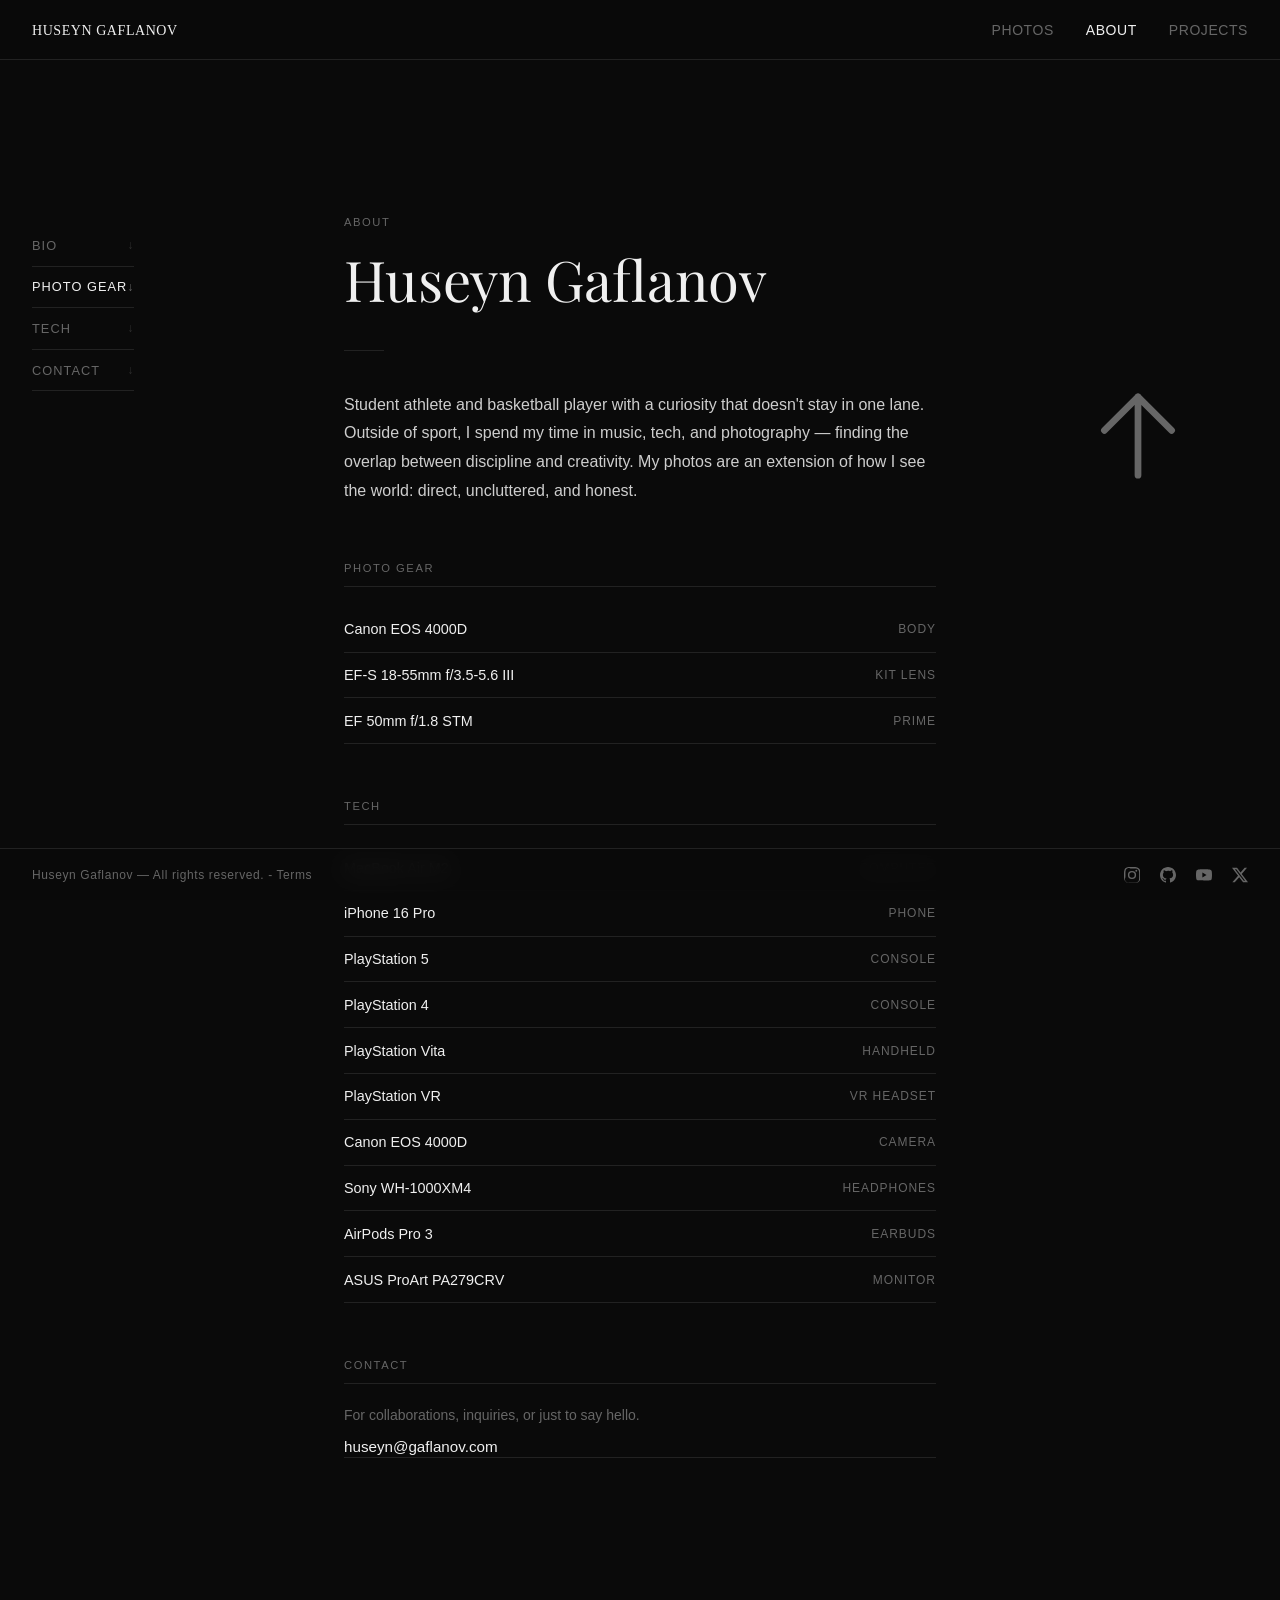
<file: about.html>
<!DOCTYPE html>
<html lang="en" dir="ltr">
  <head>
    <meta charset="utf-8">
    <meta name="viewport" content="width=device-width, initial-scale=1.0">
    <link rel="preconnect" href="https://fonts.googleapis.com">
    <link rel="preconnect" href="https://fonts.gstatic.com" crossorigin>
    <link href="https://fonts.googleapis.com/css2?family=Playfair+Display:ital,wght@0,400..900;1,400..900&display=swap" rel="stylesheet">
    <link rel="stylesheet" href="styles/style.css">
    <link rel="stylesheet" href="styles/toc.css">
    <link rel="icon" href="src/favicon.ico">
    <title>About — Huseyn Gaflanov</title>
    <style>
      .about-wrap {
        max-width: 640px;
        margin: 0 auto;
        padding-top: calc(var(--nav-h) + 4rem);
        padding-bottom: 6rem;
        padding-left: 1.5rem;
        padding-right: 1.5rem;
      }

      .about-label {
        font-size: 0.7rem;
        letter-spacing: 0.14em;
        text-transform: uppercase;
        color: var(--muted);
        margin-bottom: 1.25rem;
      }

      .about-name {
        font-family: "Playfair Display", serif;
        font-weight: 400;
        font-size: clamp(2rem, 6vw, 3.5rem);
        color: var(--text);
        line-height: 1.1;
        margin-bottom: 2.5rem;
      }

      .about-divider {
        width: 40px;
        height: 1px;
        background: var(--border);
        margin-bottom: 2.5rem;
      }

      .about-bio {
        font-size: 1rem;
        line-height: 1.8;
        color: var(--text);
        opacity: 0.85;
        margin-bottom: 3.5rem;
      }

      /* SECTION TITLE */
      .section-title {
        font-size: 0.7rem;
        letter-spacing: 0.14em;
        text-transform: uppercase;
        color: var(--muted);
        margin-bottom: 1.25rem;
        padding-bottom: 0.75rem;
        border-bottom: 1px solid var(--border);
      }

      /* GEAR */
      .gear-list {
        display: flex;
        flex-direction: column;
        gap: 0;
        margin-bottom: 3.5rem;
      }

      .gear-item {
        display: flex;
        justify-content: space-between;
        align-items: center;
        padding: 0.9rem 0;
        border-bottom: 1px solid var(--border);
      }

      .gear-item:first-child {
        border-top: none;
      }

      .gear-name {
        font-size: 0.9rem;
        color: var(--text);
      }

      .gear-type {
        font-size: 0.75rem;
        letter-spacing: 0.08em;
        text-transform: uppercase;
        color: var(--muted);
      }

      /* CONTACT */
      .contact-block {
        display: flex;
        flex-direction: column;
        gap: 0.5rem;
        margin-bottom: 3.5rem;
      }

      .contact-block p {
        font-size: 0.875rem;
        color: var(--muted);
        line-height: 1.6;
      }

      .contact-email {
        display: inline-block;
        font-size: 0.95rem;
        color: var(--text);
        text-decoration: none;
        border-bottom: 1px solid var(--border);
        padding-bottom: 2px;
        transition: border-color 0.2s, color 0.2s;
        margin-top: 0.25rem;
      }

      .contact-email:hover {
        color: var(--accent);
        border-color: var(--accent);
      }
    </style>
  </head>
  <body>

    <nav>
      <span class="nav-name"><a href="index.html">Huseyn Gaflanov</a></span>
      <div class="nav-links">
        <a href="photography.html">Photos</a>
        <a href="about.html" style="color: var(--text);">About</a>
        <a href="projects.html">Projects</a>
      </div>
      <button class="nav-toggle" id="nav-toggle" aria-label="Menu">
        <span></span>
        <span></span>
        <span></span>
      </button>
    </nav>

    <!-- Mobile dropdown navigation -->
    <div class="nav-dropdown" id="nav-dropdown">
      <a href="photography.html">Photos</a>
      <a href="basketball.html">Basketball</a>
      <a href="about.html">About</a>
      <a href="projects.html">Projects</a>
      <a href="legal.html">Terms</a>
      <div class="mobile-footer">
        <a href="https://instagram.com/huseyn_gaflanov" target="_blank" aria-label="Instagram" style="border-left: none;">
          <svg viewBox="0 0 24 24" xmlns="http://www.w3.org/2000/svg"><path d="M12 2.163c3.204 0 3.584.012 4.85.07 1.17.054 1.97.24 2.43.403a4.92 4.92 0 0 1 1.772 1.153 4.92 4.92 0 0 1 1.153 1.772c.163.46.35 1.26.403 2.43.058 1.266.07 1.646.07 4.85s-.012 3.584-.07 4.85c-.054 1.17-.24 1.97-.403 2.43a4.92 4.92 0 0 1-1.153 1.772 4.92 4.92 0 0 1-1.772 1.153c-.46.163-1.26.35-2.43.403-1.266.058-1.646.07-4.85.07s-3.584-.012-4.85-.07c-1.17-.054-1.97-.24-2.43-.403a4.92 4.92 0 0 1-1.772-1.153 4.92 4.92 0 0 1-1.153-1.772c-.163-.46-.35-1.26-.403-2.43C2.175 15.747 2.163 15.367 2.163 12s.012-3.584.07-4.85c.054-1.17.24-1.97.403-2.43A4.92 4.92 0 0 1 3.79 2.948a4.92 4.92 0 0 1 1.772-1.153c.46-.163 1.26-.35 2.43-.403C9.416 2.175 9.796 2.163 12 2.163zm0-2.163C8.756 0 8.332.014 7.052.072 5.775.13 4.902.333 4.14.63a7.07 7.07 0 0 0-2.56 1.667A7.07 7.07 0 0 0 .63 4.856C.333 5.618.13 6.491.072 7.768.014 9.048 0 9.472 0 12c0 2.528.014 2.952.072 4.232.058 1.277.261 2.15.558 2.913a7.07 7.07 0 0 0 1.667 2.56 7.07 7.07 0 0 0 2.56 1.667c.763.297 1.636.5 2.913.558C8.332 23.986 8.756 24 12 24s3.668-.014 4.948-.072c1.277-.058 2.15-.261 2.913-.558a7.07 7.07 0 0 0 2.56-1.667 7.07 7.07 0 0 0 1.667-2.56c.297-.763.5-1.636.558-2.913.058-1.28.072-1.704.072-4.232s-.014-2.952-.072-4.232c-.058-1.277-.261-2.15-.558-2.913a7.07 7.07 0 0 0-1.667-2.56A7.07 7.07 0 0 0 19.86.63C19.098.333 18.225.13 16.948.072 15.668.014 15.244 0 12 0zm0 5.838a6.162 6.162 0 1 0 0 12.324 6.162 6.162 0 0 0 0-12.324zm0 10.162a4 4 0 1 1 0-8 4 4 0 0 1 0 8zm6.406-11.845a1.44 1.44 0 1 0 0 2.88 1.44 1.44 0 0 0 0-2.88z"/></svg>
        </a>

        <a href="https://github.com/huseyngaflanov" target="_blank" aria-label="GitHub">
          <svg viewBox="0 0 24 24" xmlns="http://www.w3.org/2000/svg"><path d="M12 0C5.374 0 0 5.373 0 12c0 5.302 3.438 9.8 8.207 11.387.599.111.793-.261.793-.577v-2.234c-3.338.726-4.033-1.416-4.033-1.416-.546-1.387-1.333-1.756-1.333-1.756-1.089-.745.083-.729.083-.729 1.205.084 1.839 1.237 1.839 1.237 1.07 1.834 2.807 1.304 3.492.997.107-.775.418-1.305.762-1.604-2.665-.305-5.467-1.334-5.467-5.931 0-1.311.469-2.381 1.236-3.221-.124-.303-.535-1.524.117-3.176 0 0 1.008-.322 3.301 1.23A11.509 11.509 0 0 1 12 5.803c1.02.005 2.047.138 3.006.404 2.291-1.552 3.297-1.23 3.297-1.23.653 1.653.242 2.874.118 3.176.77.84 1.235 1.911 1.235 3.221 0 4.609-2.807 5.624-5.479 5.921.43.372.823 1.102.823 2.222v3.293c0 .319.192.694.801.576C20.566 21.797 24 17.3 24 12c0-6.627-5.373-12-12-12z"/></svg>
        </a>

        <a href="https://www.youtube.com/@huseyngaflanov" target="_blank" aria-label="YouTube">
          <svg viewBox="0 0 24 24" xmlns="http://www.w3.org/2000/svg"><path d="M23.498 6.186a3.016 3.016 0 0 0-2.122-2.136C19.505 3.545 12 3.545 12 3.545s-7.505 0-9.377.505A3.017 3.017 0 0 0 .502 6.186C0 8.07 0 12 0 12s0 3.93.502 5.814a3.016 3.016 0 0 0 2.122 2.136c1.871.505 9.376.505 9.376.505s7.505 0 9.377-.505a3.015 3.015 0 0 0 2.122-2.136C24 15.93 24 12 24 12s0-3.93-.502-5.814zM9.545 15.568V8.432L15.818 12l-6.273 3.568z"/></svg>
        </a>

        <a href="https://x.com/HuseynGaflanov" target="_blank" aria-label="Twitter / X">
          <svg viewBox="0 0 24 24" xmlns="http://www.w3.org/2000/svg"><path d="M18.901 1.153h3.68l-8.04 9.19L24 22.846h-7.406l-5.8-7.584-6.638 7.584H.474l8.6-9.83L0 1.154h7.594l5.243 6.932ZM17.61 20.644h2.039L6.486 3.24H4.298Z"/></svg>
        </a>
      </div>
    </div>

    <main>
      <!-- Table of contents -->
      <div class="toc">
        <a href="#about-bio-p">Bio</a>
        <a href="#gear-list">Photo Gear</a>
        <a href="#tech-list">Tech</a>
        <a href="#contact-block">Contact</a>
      </div>
      <div class="about-wrap">

        <p class="about-label" id="about-bio-p">About</p>
        <h1 class="about-name" >Huseyn Gaflanov</h1>
        <div class="about-divider"></div>

        <p id="about-bio" class="about-bio section">
          Student athlete and basketball player with a curiosity that doesn't stay in one lane.
          Outside of sport, I spend my time in music, tech, and photography — finding the overlap
          between discipline and creativity. My photos are an extension of how I see the world:
          direct, uncluttered, and honest.
        </p>

        <!-- Gear -->
        <p class="section-title">Photo Gear</p>
        <div class="gear-list section" id="gear-list">
          <div class="gear-item">
            <span class="gear-name">Canon EOS 4000D</span>
            <span class="gear-type">Body</span>
          </div>
          <div class="gear-item">
            <span class="gear-name">EF-S 18-55mm f/3.5-5.6 III</span>
            <span class="gear-type">Kit Lens</span>
          </div>
          <div class="gear-item">
            <span class="gear-name">EF 50mm f/1.8 STM</span>
            <span class="gear-type">Prime</span>
          </div>
        </div>

        <!-- Tech -->
        <p class="section-title">Tech</p>
        <div class="gear-list section" id="tech-list">
          <div class="gear-item">
            <span class="gear-name">MacBook Air M2</span>
            <span class="gear-type">Computer</span>
          </div>
          <div class="gear-item">
            <span class="gear-name">iPhone 16 Pro</span>
            <span class="gear-type">Phone</span>
          </div>
          <div class="gear-item">
            <span class="gear-name">PlayStation 5</span>
            <span class="gear-type">Console</span>
          </div>
          <div class="gear-item">
            <span class="gear-name">PlayStation 4</span>
            <span class="gear-type">Console</span>
          </div>
          <div class="gear-item">
            <span class="gear-name">PlayStation Vita</span>
            <span class="gear-type">Handheld</span>
          </div>
          <div class="gear-item">
            <span class="gear-name">PlayStation VR</span>
            <span class="gear-type">VR Headset</span>
          </div>
          <div class="gear-item">
            <span class="gear-name">Canon EOS 4000D</span>
            <span class="gear-type">Camera</span>
          </div>
          <div class="gear-item">
            <span class="gear-name">Sony WH-1000XM4</span>
            <span class="gear-type">Headphones</span>
          </div>

          <div class="gear-item">
            <span class="gear-name">AirPods Pro 3</span>
            <span class="gear-type">Earbuds</span>
          </div>
          <div class="gear-item">
            <span class="gear-name">ASUS ProArt PA279CRV</span>
            <span class="gear-type">Monitor</span>
          </div>
        </div>

        <!-- Contact -->
        <p class="section-title">Contact</p>
        <div class="contact-block section" id="contact-block">
          <p>For collaborations, inquiries, or just to say hello.</p>
          <a class="contact-email" href="mailto:huseyn@gaflanov.com">huseyn@gaflanov.com</a>
        </div>

      </div>


    </main>

    <div class="scroll-hint" id="scroll-hint">
      <svg width="28" height="28" viewBox="0 0 20 20" fill="none" xmlns="http://www.w3.org/2000/svg">
        <path d="M10 3v14M4 11l6 6 6-6" stroke="currentColor" stroke-width="1.2" stroke-linecap="round" stroke-linejoin="round"/>
      </svg>
    </div>

    <footer>
      <span class="footer-copy">
        Huseyn Gaflanov — All rights reserved. <span> - </span><span style="cursor: pointer; color: var(--muted); text-decoration: none; transition: color 0.2s;" onmouseover="this.style.color='var(--text)'" onmouseout="this.style.color='var(--muted)'">Terms</span>
      </span>
      <div class="footer-icons">

        <!-- Instagram -->
        <a href="https://instagram.com/huseyn_gaflanov" target="_blank" aria-label="Instagram">
          <svg viewBox="0 0 24 24" xmlns="http://www.w3.org/2000/svg"><path d="M12 2.163c3.204 0 3.584.012 4.85.07 1.17.054 1.97.24 2.43.403a4.92 4.92 0 0 1 1.772 1.153 4.92 4.92 0 0 1 1.153 1.772c.163.46.35 1.26.403 2.43.058 1.266.07 1.646.07 4.85s-.012 3.584-.07 4.85c-.054 1.17-.24 1.97-.403 2.43a4.92 4.92 0 0 1-1.153 1.772 4.92 4.92 0 0 1-1.772 1.153c-.46.163-1.26.35-2.43.403-1.266.058-1.646.07-4.85.07s-3.584-.012-4.85-.07c-1.17-.054-1.97-.24-2.43-.403a4.92 4.92 0 0 1-1.772-1.153 4.92 4.92 0 0 1-1.153-1.772c-.163-.46-.35-1.26-.403-2.43C2.175 15.747 2.163 15.367 2.163 12s.012-3.584.07-4.85c.054-1.17.24-1.97.403-2.43A4.92 4.92 0 0 1 3.79 2.948a4.92 4.92 0 0 1 1.772-1.153c.46-.163 1.26-.35 2.43-.403C9.416 2.175 9.796 2.163 12 2.163zm0-2.163C8.756 0 8.332.014 7.052.072 5.775.13 4.902.333 4.14.63a7.07 7.07 0 0 0-2.56 1.667A7.07 7.07 0 0 0 .63 4.856C.333 5.618.13 6.491.072 7.768.014 9.048 0 9.472 0 12c0 2.528.014 2.952.072 4.232.058 1.277.261 2.15.558 2.913a7.07 7.07 0 0 0 1.667 2.56 7.07 7.07 0 0 0 2.56 1.667c.763.297 1.636.5 2.913.558C8.332 23.986 8.756 24 12 24s3.668-.014 4.948-.072c1.277-.058 2.15-.261 2.913-.558a7.07 7.07 0 0 0 2.56-1.667 7.07 7.07 0 0 0 1.667-2.56c.297-.763.5-1.636.558-2.913.058-1.28.072-1.704.072-4.232s-.014-2.952-.072-4.232c-.058-1.277-.261-2.15-.558-2.913a7.07 7.07 0 0 0-1.667-2.56A7.07 7.07 0 0 0 19.86.63C19.098.333 18.225.13 16.948.072 15.668.014 15.244 0 12 0zm0 5.838a6.162 6.162 0 1 0 0 12.324 6.162 6.162 0 0 0 0-12.324zm0 10.162a4 4 0 1 1 0-8 4 4 0 0 1 0 8zm6.406-11.845a1.44 1.44 0 1 0 0 2.88 1.44 1.44 0 0 0 0-2.88z"/></svg>
        </a>

        <!-- GitHub -->
        <a href="https://github.com/huseyngaflanov" target="_blank" aria-label="GitHub">
          <svg viewBox="0 0 24 24" xmlns="http://www.w3.org/2000/svg"><path d="M12 0C5.374 0 0 5.373 0 12c0 5.302 3.438 9.8 8.207 11.387.599.111.793-.261.793-.577v-2.234c-3.338.726-4.033-1.416-4.033-1.416-.546-1.387-1.333-1.756-1.333-1.756-1.089-.745.083-.729.083-.729 1.205.084 1.839 1.237 1.839 1.237 1.07 1.834 2.807 1.304 3.492.997.107-.775.418-1.305.762-1.604-2.665-.305-5.467-1.334-5.467-5.931 0-1.311.469-2.381 1.236-3.221-.124-.303-.535-1.524.117-3.176 0 0 1.008-.322 3.301 1.23A11.509 11.509 0 0 1 12 5.803c1.02.005 2.047.138 3.006.404 2.291-1.552 3.297-1.23 3.297-1.23.653 1.653.242 2.874.118 3.176.77.84 1.235 1.911 1.235 3.221 0 4.609-2.807 5.624-5.479 5.921.43.372.823 1.102.823 2.222v3.293c0 .319.192.694.801.576C20.566 21.797 24 17.3 24 12c0-6.627-5.373-12-12-12z"/></svg>
        </a>

        <!-- YouTube -->
        <a href="https://www.youtube.com/@huseyngaflanov" target="_blank" aria-label="YouTube">
          <svg viewBox="0 0 24 24" xmlns="http://www.w3.org/2000/svg"><path d="M23.498 6.186a3.016 3.016 0 0 0-2.122-2.136C19.505 3.545 12 3.545 12 3.545s-7.505 0-9.377.505A3.017 3.017 0 0 0 .502 6.186C0 8.07 0 12 0 12s0 3.93.502 5.814a3.016 3.016 0 0 0 2.122 2.136c1.871.505 9.376.505 9.376.505s7.505 0 9.377-.505a3.015 3.015 0 0 0 2.122-2.136C24 15.93 24 12 24 12s0-3.93-.502-5.814zM9.545 15.568V8.432L15.818 12l-6.273 3.568z"/></svg>
        </a>

        <!-- Twitter / X -->
        <a href="https://x.com/HuseynGaflanov" target="_blank" aria-label="Twitter / X">
          <svg viewBox="0 0 24 24" xmlns="http://www.w3.org/2000/svg"><path d="M18.901 1.153h3.68l-8.04 9.19L24 22.846h-7.406l-5.8-7.584-6.638 7.584H.474l8.6-9.83L0 1.154h7.594l5.243 6.932ZM17.61 20.644h2.039L6.486 3.24H4.298Z"/></svg>
        </a>

      </div>
    </footer>

    <script>
      const toggle = document.getElementById('nav-toggle');
      const dropdown = document.getElementById('nav-dropdown');
      toggle.addEventListener('click', () => {
        toggle.classList.toggle('open');
        dropdown.classList.toggle('open');
      });

      const hint = document.getElementById('scroll-hint');
      let scrolledBefore = false;
      window.addEventListener('scroll', () => {
        if (scrolledBefore && window.scrollY === 0) {
          hint.classList.remove('top-scroll-hint');
          hint.classList.add('hidden-scroll-hint');
        } else if (window.scrollY === 0) {
          hint.classList.remove('top-scroll-hint');
        } else if (window.innerHeight + window.scrollY >= document.documentElement.scrollHeight) {
          hint.classList.add('bottom-scroll-hint');
        } else {
          scrolledBefore = true;
          hint.classList.remove('bottom-scroll-hint');
          hint.classList.remove('hidden-scroll-hint');
          hint.classList.add('top-scroll-hint');
        }
      });
      hint.addEventListener('click', () => {
        window.scrollTo({
          top: 0,
          behavior: "smooth",
        });
      });

      // TOC active highlight on scroll
      const sections = document.querySelectorAll('.section');
      const tocLinks = document.querySelectorAll('.toc a');
      const observer = new IntersectionObserver((entries) => {
        entries.forEach(entry => {
          if (entry.isIntersecting) {
            tocLinks.forEach(link => link.classList.remove('toc-active'));
            const active = document.querySelector(`.toc a[href="#${entry.target.id}"]`);
            if (active) active.classList.add('toc-active');
          }
        });
      }, {
        rootMargin: '-50% 0px -30% 0px'
      });
      sections.forEach(section => observer.observe(section));
    </script>
  </body>
</html>
</file>
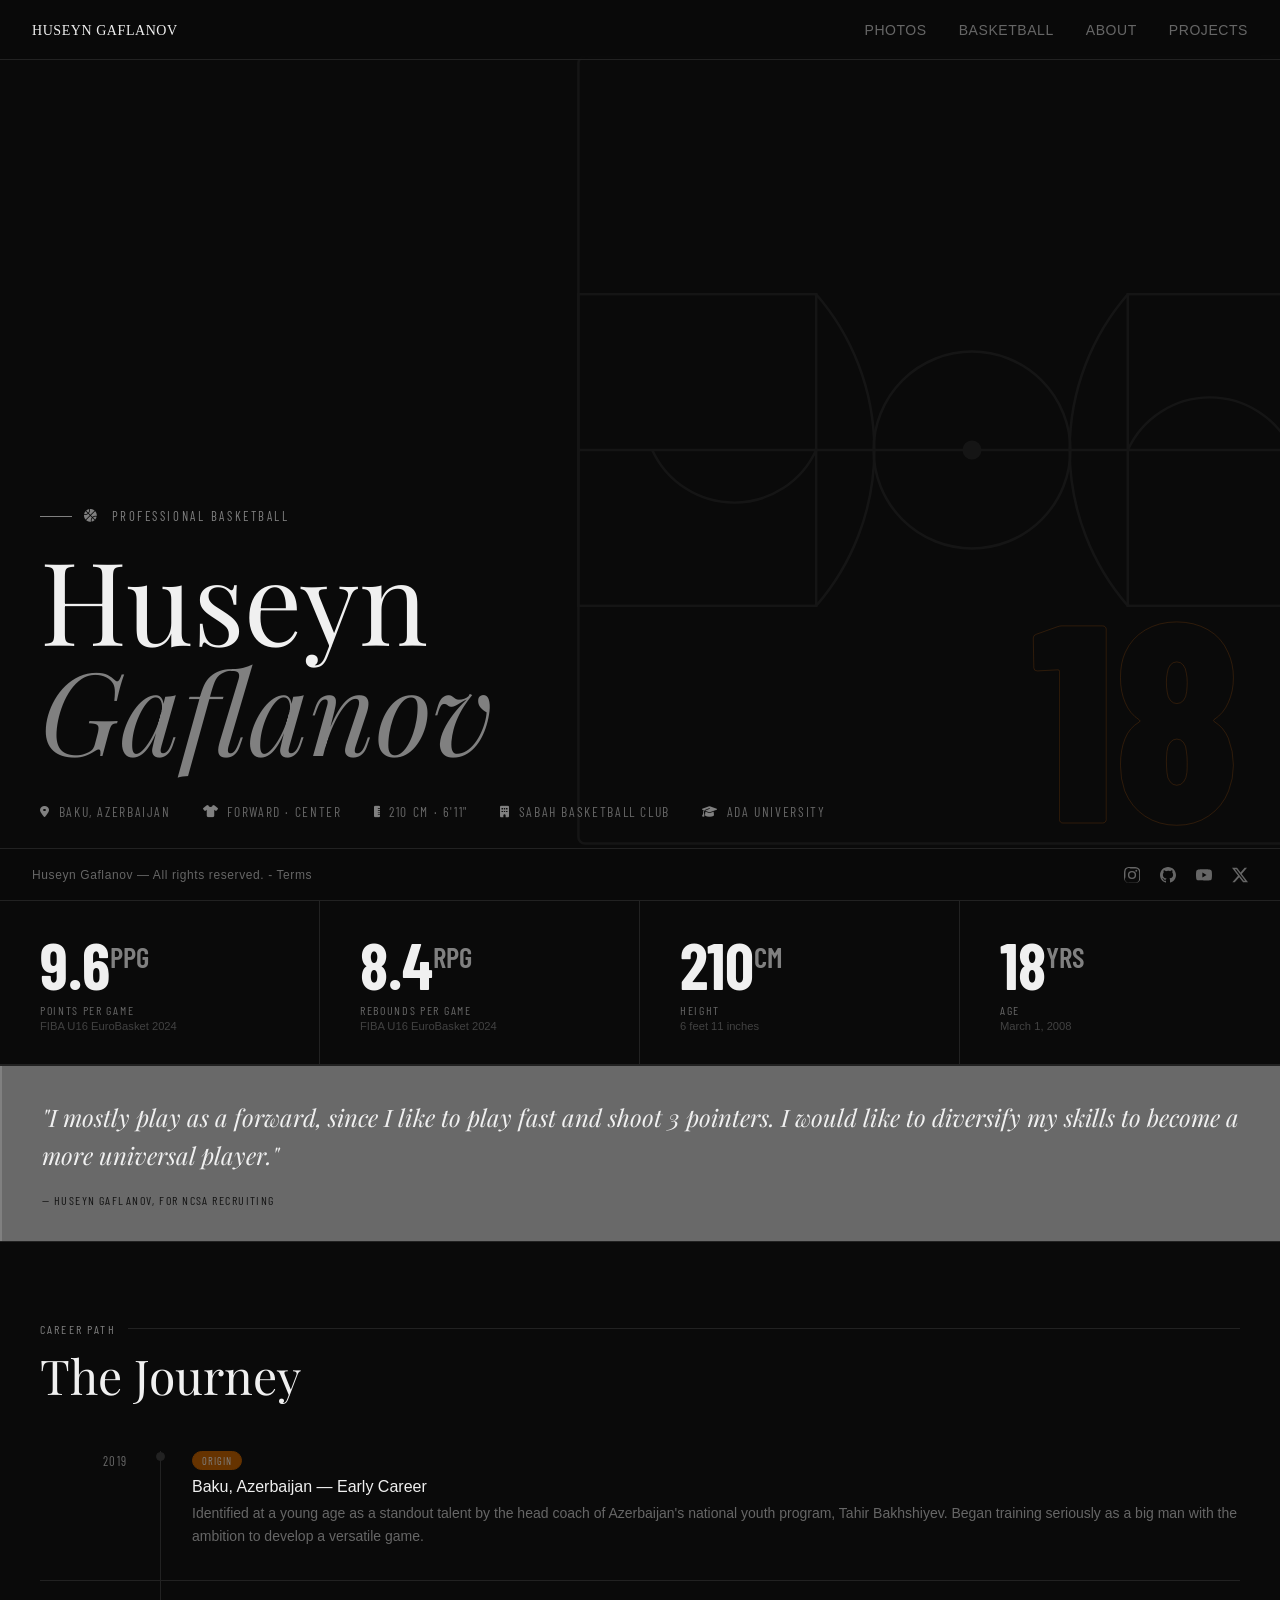
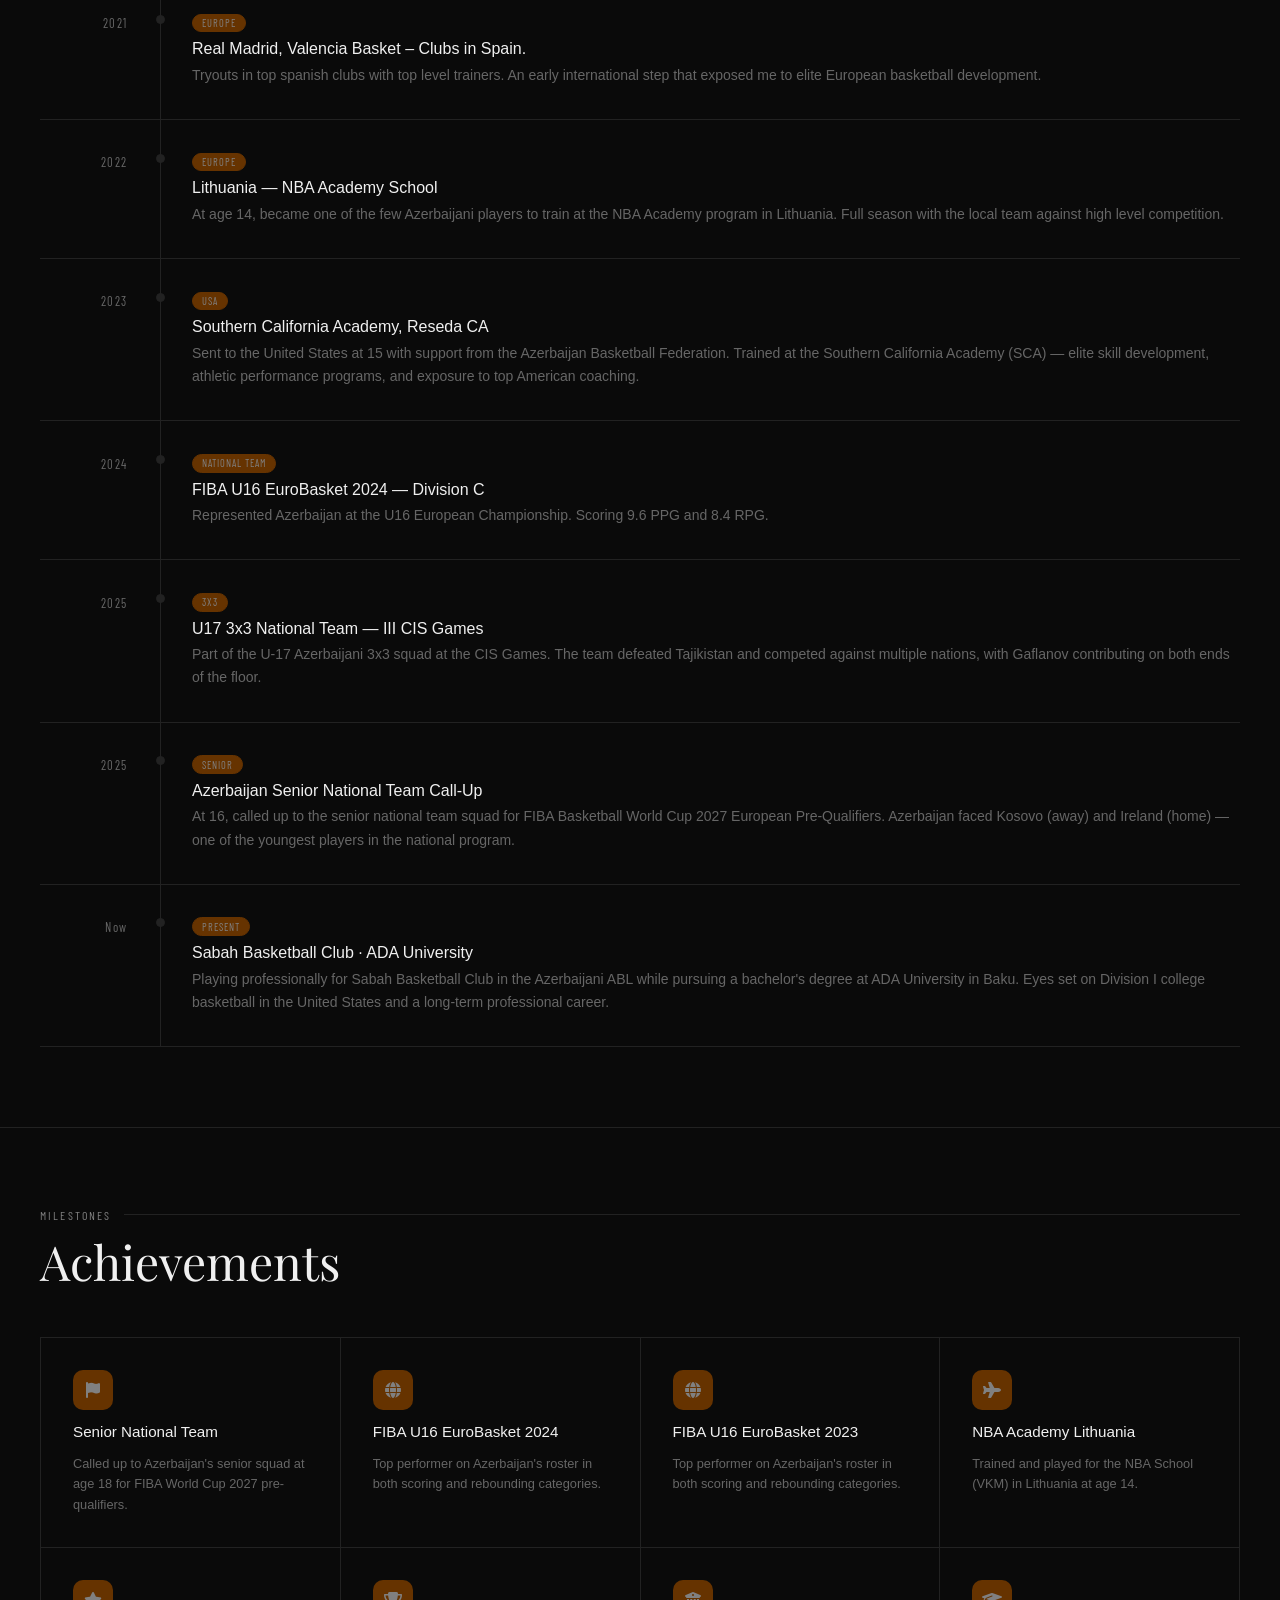
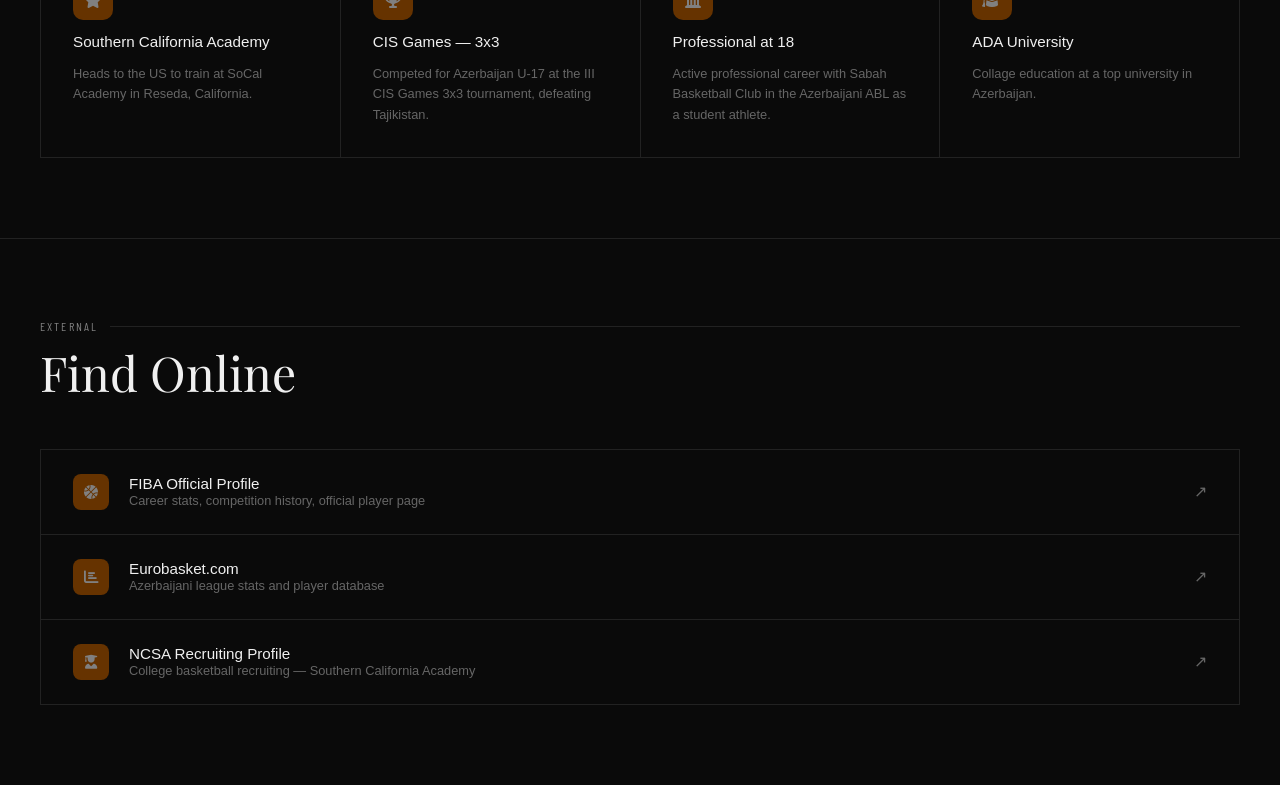
<file: basketball.html>
<!DOCTYPE html>
<html lang="en" dir="ltr">
  <head>
    <meta charset="utf-8">
    <meta name="viewport" content="width=device-width, initial-scale=1.0">
    <link rel="preconnect" href="https://fonts.googleapis.com">
    <link rel="preconnect" href="https://fonts.gstatic.com" crossorigin>
    <link href="https://fonts.googleapis.com/css2?family=Playfair+Display:ital,wght@0,400..900;1,400..900&family=Barlow+Condensed:wght@400;600;700;800&display=swap" rel="stylesheet">
    <link rel="stylesheet" href="styles/style.css">
    <link rel="stylesheet" href="https://cdnjs.cloudflare.com/ajax/libs/font-awesome/6.5.0/css/all.min.css">
    <link rel="icon" href="src/favicon.ico">
    <title>Basketball — Huseyn Gaflanov</title>
    <style>
      :root {
        --b: gray;
        --b-dim: #663300;
        --b-glow: rgba(252, 127, 18, 0.35);
        --big-cite: #696969;
      }

      html, body { overflow-x: hidden; }

      /* ── HERO ── */
      .bb-hero {
        position: relative;
        min-height: 100vh;
        display: flex;
        flex-direction: column;
        justify-content: flex-end;
        padding: calc(var(--nav-h) + 2rem) 2.5rem 5rem;
        overflow: hidden;
      }

      .bb-court {
        position: absolute;
        inset: 0;
        pointer-events: none;
        overflow: hidden;
      }

      .bb-court svg {
        position: absolute;
        right: -8vw;
        top: 50%;
        transform: translateY(-50%);
        width: 70vw;
        max-width: 820px;
        opacity: 0.045;
      }

      .bb-hero-eyebrow {
        display: flex;
        align-items: center;
        gap: 0.75rem;
        font-family: "Barlow Condensed", sans-serif;
        font-size: 0.8rem;
        letter-spacing: 0.2em;
        text-transform: uppercase;
        color: var(--b);
        margin-bottom: 1.25rem;
      }

      .bb-hero-eyebrow::before {
        content: '';
        display: block;
        width: 32px;
        height: 1px;
        background: var(--b);
      }

      .bb-hero-name {
        font-family: "Playfair Display", serif;
        font-weight: 400;
        font-size: clamp(3rem, 9vw, 8rem);
        line-height: 0.95;
        color: var(--text);
        margin-bottom: 2.5rem;
      }

      .bb-hero-name em {
        font-style: italic;
        color: var(--b);
      }

      .bb-hero-meta {
        display: flex;
        flex-wrap: wrap;
        gap: 0.5rem 2rem;
        font-family: "Barlow Condensed", sans-serif;
        font-size: 0.85rem;
        letter-spacing: 0.12em;
        text-transform: uppercase;
        color: var(--muted);
      }

      .bb-hero-meta span {
        display: flex;
        align-items: center;
        gap: 0.5rem;
      }

      .bb-hero-meta i { color: var(--b); font-size: 0.75rem; }

      .bb-number {
        position: absolute;
        right: 2.5rem;
        bottom: 3rem;
        font-family: "Barlow Condensed", sans-serif;
        font-size: clamp(8rem, 22vw, 22rem);
        font-weight: 800;
        line-height: 1;
        color: transparent;
        -webkit-text-stroke: 1px rgba(252, 127, 18, 0.15);
        pointer-events: none;
        user-select: none;
      }

      /* ── STAT TICKER ── */
      .stat-bar {
        border-top: 1px solid var(--border);
        border-bottom: 1px solid var(--border);
        display: grid;
        grid-template-columns: repeat(4, 1fr);
      }

      .stat-cell {
        padding: 2rem 2.5rem;
        border-right: 1px solid var(--border);
        position: relative;
        overflow: hidden;
      }

      .stat-cell:last-child { border-right: none; }

      .stat-cell::before {
        content: '';
        position: absolute;
        bottom: 0; left: 0; right: 0;
        height: 2px;
        background: var(--b);
        transform: scaleX(0);
        transform-origin: left;
        transition: transform 0.4s ease;
      }

      .stat-cell:hover::before { transform: scaleX(1); }

      .stat-num {
        font-family: "Barlow Condensed", sans-serif;
        font-size: clamp(2.5rem, 5vw, 4rem);
        font-weight: 700;
        color: var(--text);
        line-height: 1;
        margin-bottom: 0.35rem;
      }

      .stat-num span {
        font-size: 0.45em;
        color: var(--b);
        font-weight: 600;
        vertical-align: super;
      }

      .stat-label {
        font-family: "Barlow Condensed", sans-serif;
        font-size: 0.75rem;
        letter-spacing: 0.14em;
        text-transform: uppercase;
        color: var(--muted);
      }

      .stat-sub {
        font-size: 0.7rem;
        color: var(--muted);
        margin-top: 0.2rem;
        opacity: 0.6;
      }

      /* ── SECTIONS ── */
      .bb-section {
        padding: 5rem 2.5rem;
        max-width: 1400px;
        margin: 0 auto;
      }

      .bb-section-label {
        font-family: "Barlow Condensed", sans-serif;
        font-size: 0.75rem;
        letter-spacing: 0.18em;
        text-transform: uppercase;
        color: var(--b);
        margin-bottom: 0.75rem;
        display: flex;
        align-items: center;
        gap: 0.75rem;
      }

      .bb-section-label::after {
        content: '';
        flex: 1;
        height: 1px;
        background: var(--border);
      }

      .bb-section-title {
        font-family: "Playfair Display", serif;
        font-weight: 400;
        font-size: clamp(1.75rem, 4vw, 3rem);
        color: var(--text);
        margin-bottom: 3rem;
        line-height: 1.15;
      }

      /* ── TIMELINE ── */
      .timeline {
        position: relative;
        display: flex;
        flex-direction: column;
        gap: 0;
      }

      .timeline::before {
        content: '';
        position: absolute;
        left: 7.5rem;
        top: 0; bottom: 0;
        width: 1px;
        background: var(--border);
      }

      .tl-item {
        display: grid;
        grid-template-columns: 7.5rem 1fr;
        gap: 0 2rem;
        padding: 2rem 0;
        border-bottom: 1px solid var(--border);
        position: relative;
      }

      .tl-item:first-child { padding-top: 0; }

      .tl-year {
        font-family: "Barlow Condensed", sans-serif;
        font-size: 0.8rem;
        letter-spacing: 0.12em;
        color: var(--muted);
        padding-top: 0.15rem;
        text-align: right;
        padding-right: 2rem;
      }

      .tl-dot {
        position: absolute;
        left: calc(7.5rem - 4px);
        top: 2.1rem;
        width: 9px;
        height: 9px;
        border-radius: 50%;
        background: var(--border);
        border: 1px solid var(--border);
        transition: background 0.2s, border-color 0.2s;
      }

      .tl-item:hover .tl-dot {
        background: var(--b);
        border-color: var(--b);
        box-shadow: 0 0 12px var(--b-glow);
      }

      .tl-item:first-child .tl-dot { top: 0.1rem; }

      .tl-title {
        font-size: 1rem;
        font-weight: 500;
        color: var(--text);
        margin-bottom: 0.35rem;
      }

      .tl-body {
        font-size: 0.875rem;
        color: var(--muted);
        line-height: 1.65;
      }

      .tl-tag {
        display: inline-block;
        font-family: "Barlow Condensed", sans-serif;
        font-size: 0.65rem;
        letter-spacing: 0.1em;
        text-transform: uppercase;
        color: var(--b);
        border: 1px solid var(--b-dim);
        padding: 0.15rem 0.55rem;
        border-radius: 999px;
        margin-bottom: 0.5rem;
        background: var(--b-dim);
      }

      /* ── ACHIEVEMENTS ── */
      .achieve-grid {
        display: grid;
        grid-template-columns: repeat(auto-fill, minmax(280px, 1fr));
        gap: 1px;
        background: var(--border);
        border: 1px solid var(--border);
      }

      .achieve-card {
        background: var(--bg);
        padding: 2rem;
        display: flex;
        flex-direction: column;
        gap: 0.75rem;
        transition: background 0.2s;
      }

      .achieve-card:hover { background: var(--surface); }

      .achieve-icon {
        width: 40px;
        height: 40px;
        border-radius: 10px;
        background: var(--b-dim);
        display: flex;
        align-items: center;
        justify-content: center;
        color: var(--b);
        font-size: 1rem;
      }

      .achieve-title {
        font-size: 0.95rem;
        font-weight: 500;
        color: var(--text);
        line-height: 1.3;
      }

      .achieve-detail {
        font-size: 0.8rem;
        color: var(--muted);
        line-height: 1.6;
      }

      /* ── LINKS ── */
      .links-grid {
        display: flex;
        flex-direction: column;
        gap: 1px;
        background: var(--border);
        border: 1px solid var(--border);
      }

      .ext-link {
        background: var(--bg);
        padding: 1.5rem 2rem;
        display: flex;
        align-items: center;
        justify-content: space-between;
        text-decoration: none;
        color: var(--text);
        transition: background 0.2s, color 0.2s;
        gap: 1rem;
      }

      .ext-link:hover { background: var(--surface); }
      .ext-link:hover .ext-arrow { color: var(--b); transform: translate(3px, -3px); }

      .ext-link-left {
        display: flex;
        align-items: center;
        gap: 1.25rem;
      }

      .ext-icon {
        width: 36px;
        height: 36px;
        border-radius: 8px;
        background: var(--b-dim);
        display: flex;
        align-items: center;
        justify-content: center;
        color: var(--b);
        font-size: 0.875rem;
        flex-shrink: 0;
      }

      .ext-name {
        font-size: 0.95rem;
        font-weight: 500;
      }

      .ext-desc {
        font-size: 0.8rem;
        color: var(--muted);
        margin-top: 0.1rem;
      }

      .ext-arrow {
        color: var(--muted);
        font-size: 1rem;
        transition: transform 0.2s, color 0.2s;
      }

      /* ── QUOTE ── */
      .bb-quote {
        border-left: 2px solid var(--b);
        padding: 2rem 2.5rem;
        margin: 0;
        background: var(--big-cite);
      }

      .bb-quote p {
        font-family: "Playfair Display", serif;
        font-style: italic;
        font-size: clamp(1.1rem, 2.5vw, 1.5rem);
        color: var(--text);
        line-height: 1.6;
        margin-bottom: 1rem;
      }

      .bb-quote cite {
        font-size: 0.75rem;
        letter-spacing: 0.12em;
        text-transform: uppercase;
        color: var(--surface);
        font-style: normal;
        font-family: "Barlow Condensed", sans-serif;
      }

      /* ── DIVIDER ── */
      .bb-divider {
        border: none;
        border-top: 1px solid var(--border);
        margin: 0;
      }

      @media (max-width: 700px) {
        .stat-bar { grid-template-columns: repeat(2, 1fr); }
        .stat-cell:nth-child(2) { border-right: none; }
        .timeline::before { left: 4.5rem; }
        .tl-item { grid-template-columns: 4.5rem 1fr; }
        .tl-dot { left: calc(4.5rem - 4px); }
        .bb-section { padding: 3.5rem 1.25rem; }
        .bb-hero { padding-bottom: 3.5rem; }
        .bb-number { display: none; }
      }
    </style>
  </head>
  <body>

    <nav>
      <span class="nav-name"><a href="index.html">Huseyn Gaflanov</a></span>
      <div class="nav-links">
        <a href="photography.html">Photos</a>
        <a href="basketball.html" class="nav-basketball">Basketball</a>
        <a href="about.html">About</a>
        <a href="projects.html">Projects</a>
      </div>
      <button class="nav-toggle" id="nav-toggle" aria-label="Menu">
        <span></span>
        <span></span>
        <span></span>
      </button>
    </nav>

    <!-- Mobile dropdown navigation -->
    <div class="nav-dropdown" id="nav-dropdown">
      <a href="photography.html">Photos</a>
      <a href="basketball.html">Basketball</a>
      <a href="about.html">About</a>
      <a href="projects.html">Projects</a>
      <a href="legal.html">Terms</a>
      <div class="mobile-footer">
        <a href="https://instagram.com/huseyn_gaflanov" target="_blank" aria-label="Instagram" style="border-left: none;">
          <svg viewBox="0 0 24 24" xmlns="http://www.w3.org/2000/svg"><path d="M12 2.163c3.204 0 3.584.012 4.85.07 1.17.054 1.97.24 2.43.403a4.92 4.92 0 0 1 1.772 1.153 4.92 4.92 0 0 1 1.153 1.772c.163.46.35 1.26.403 2.43.058 1.266.07 1.646.07 4.85s-.012 3.584-.07 4.85c-.054 1.17-.24 1.97-.403 2.43a4.92 4.92 0 0 1-1.153 1.772 4.92 4.92 0 0 1-1.772 1.153c-.46.163-1.26.35-2.43.403-1.266.058-1.646.07-4.85.07s-3.584-.012-4.85-.07c-1.17-.054-1.97-.24-2.43-.403a4.92 4.92 0 0 1-1.772-1.153 4.92 4.92 0 0 1-1.153-1.772c-.163-.46-.35-1.26-.403-2.43C2.175 15.747 2.163 15.367 2.163 12s.012-3.584.07-4.85c.054-1.17.24-1.97.403-2.43A4.92 4.92 0 0 1 3.79 2.948a4.92 4.92 0 0 1 1.772-1.153c.46-.163 1.26-.35 2.43-.403C9.416 2.175 9.796 2.163 12 2.163zm0-2.163C8.756 0 8.332.014 7.052.072 5.775.13 4.902.333 4.14.63a7.07 7.07 0 0 0-2.56 1.667A7.07 7.07 0 0 0 .63 4.856C.333 5.618.13 6.491.072 7.768.014 9.048 0 9.472 0 12c0 2.528.014 2.952.072 4.232.058 1.277.261 2.15.558 2.913a7.07 7.07 0 0 0 1.667 2.56 7.07 7.07 0 0 0 2.56 1.667c.763.297 1.636.5 2.913.558C8.332 23.986 8.756 24 12 24s3.668-.014 4.948-.072c1.277-.058 2.15-.261 2.913-.558a7.07 7.07 0 0 0 2.56-1.667 7.07 7.07 0 0 0 1.667-2.56c.297-.763.5-1.636.558-2.913.058-1.28.072-1.704.072-4.232s-.014-2.952-.072-4.232c-.058-1.277-.261-2.15-.558-2.913a7.07 7.07 0 0 0-1.667-2.56A7.07 7.07 0 0 0 19.86.63C19.098.333 18.225.13 16.948.072 15.668.014 15.244 0 12 0zm0 5.838a6.162 6.162 0 1 0 0 12.324 6.162 6.162 0 0 0 0-12.324zm0 10.162a4 4 0 1 1 0-8 4 4 0 0 1 0 8zm6.406-11.845a1.44 1.44 0 1 0 0 2.88 1.44 1.44 0 0 0 0-2.88z"/></svg>
        </a>

        <a href="https://github.com/huseyngaflanov" target="_blank" aria-label="GitHub">
          <svg viewBox="0 0 24 24" xmlns="http://www.w3.org/2000/svg"><path d="M12 0C5.374 0 0 5.373 0 12c0 5.302 3.438 9.8 8.207 11.387.599.111.793-.261.793-.577v-2.234c-3.338.726-4.033-1.416-4.033-1.416-.546-1.387-1.333-1.756-1.333-1.756-1.089-.745.083-.729.083-.729 1.205.084 1.839 1.237 1.839 1.237 1.07 1.834 2.807 1.304 3.492.997.107-.775.418-1.305.762-1.604-2.665-.305-5.467-1.334-5.467-5.931 0-1.311.469-2.381 1.236-3.221-.124-.303-.535-1.524.117-3.176 0 0 1.008-.322 3.301 1.23A11.509 11.509 0 0 1 12 5.803c1.02.005 2.047.138 3.006.404 2.291-1.552 3.297-1.23 3.297-1.23.653 1.653.242 2.874.118 3.176.77.84 1.235 1.911 1.235 3.221 0 4.609-2.807 5.624-5.479 5.921.43.372.823 1.102.823 2.222v3.293c0 .319.192.694.801.576C20.566 21.797 24 17.3 24 12c0-6.627-5.373-12-12-12z"/></svg>
        </a>

        <a href="https://www.youtube.com/@huseyngaflanov" target="_blank" aria-label="YouTube">
          <svg viewBox="0 0 24 24" xmlns="http://www.w3.org/2000/svg"><path d="M23.498 6.186a3.016 3.016 0 0 0-2.122-2.136C19.505 3.545 12 3.545 12 3.545s-7.505 0-9.377.505A3.017 3.017 0 0 0 .502 6.186C0 8.07 0 12 0 12s0 3.93.502 5.814a3.016 3.016 0 0 0 2.122 2.136c1.871.505 9.376.505 9.376.505s7.505 0 9.377-.505a3.015 3.015 0 0 0 2.122-2.136C24 15.93 24 12 24 12s0-3.93-.502-5.814zM9.545 15.568V8.432L15.818 12l-6.273 3.568z"/></svg>
        </a>

        <a href="https://x.com/HuseynGaflanov" target="_blank" aria-label="Twitter / X">
          <svg viewBox="0 0 24 24" xmlns="http://www.w3.org/2000/svg"><path d="M18.901 1.153h3.68l-8.04 9.19L24 22.846h-7.406l-5.8-7.584-6.638 7.584H.474l8.6-9.83L0 1.154h7.594l5.243 6.932ZM17.61 20.644h2.039L6.486 3.24H4.298Z"/></svg>
        </a>
      </div>
    </div>

    <!-- HERO -->
    <section class="bb-hero">
      <div class="bb-court">
        <svg viewBox="0 0 500 500" fill="none" xmlns="http://www.w3.org/2000/svg" stroke="white" stroke-width="1.5">
          <rect x="10" y="10" width="480" height="480" rx="4"/>
          <line x1="10" y1="250" x2="490" y2="250"/>
          <circle cx="250" cy="250" r="60"/>
          <circle cx="250" cy="250" r="5" fill="white"/>
          <rect x="10" y="155" width="145" height="190"/>
          <rect x="345" y="155" width="145" height="190"/>
          <path d="M 155 155 A 145 145 0 0 1 155 345" fill="none"/>
          <path d="M 345 155 A 145 145 0 0 0 345 345" fill="none"/>
          <path d="M 55 250 A 55 55 0 0 0 155 250"/>
          <path d="M 345 250 A 55 55 0 0 1 445 250"/>
          <line x1="10" y1="220" x2="10" y2="280"/>
          <line x1="490" y1="220" x2="490" y2="280"/>
        </svg>
      </div>

      <div class="bb-hero-eyebrow">
        <i class="fa-solid fa-basketball"></i>
        Professional Basketball
      </div>

      <h1 class="bb-hero-name">
        Huseyn<br><em>Gaflanov</em>
      </h1>

      <div class="bb-hero-meta">
        <span><i class="fa-solid fa-location-dot"></i> Baku, Azerbaijan</span>
        <span><i class="fa-solid fa-shirt"></i> Forward · Center</span>
        <span><i class="fa-solid fa-ruler-vertical"></i> 210 cm · 6'11"</span>
        <span><i class="fa-solid fa-building"></i> Sabah Basketball Club</span>
        <span><i class="fa-solid fa-graduation-cap"></i> ADA University</span>
      </div>

      <div class="bb-number">18</div>
    </section>

    <!-- STATS -->
    <div class="stat-bar">
      <div class="stat-cell">
        <div class="stat-num">9.6<span>PPG</span></div>
        <div class="stat-label">Points per game</div>
        <div class="stat-sub">FIBA U16 EuroBasket 2024</div>
      </div>
      <div class="stat-cell">
        <div class="stat-num">8.4<span>RPG</span></div>
        <div class="stat-label">Rebounds per game</div>
        <div class="stat-sub">FIBA U16 EuroBasket 2024</div>
      </div>
      <div class="stat-cell">
        <div class="stat-num">210<span>CM</span></div>
        <div class="stat-label">Height</div>
        <div class="stat-sub">6 feet 11 inches</div>
      </div>
      <div class="stat-cell">
        <div class="stat-num">18<span>YRS</span></div>
        <div class="stat-label">Age</div>
        <div class="stat-sub">March 1, 2008</div>
      </div>
    </div>

    <hr class="bb-divider">

    <!-- QUOTE -->
    <blockquote class="bb-quote">
      <p>"I mostly play as a forward, since I like to play fast and shoot 3 pointers. I would like to diversify my skills to become a more universal player."</p>
      <cite>— Huseyn Gaflanov, for NCSA Recruiting</cite>
    </blockquote>

    <hr class="bb-divider">

    <!-- TIMELINE -->
    <div class="bb-section">
      <p class="bb-section-label">Career Path</p>
      <h2 class="bb-section-title">The Journey</h2>

      <div class="timeline">
        <div class="tl-item">
          <div class="tl-year">2019</div>
          <div class="tl-dot"></div>
          <div>
            <div class="tl-tag">Origin</div>
            <div class="tl-title">Baku, Azerbaijan — Early Career</div>
            <div class="tl-body">Identified at a young age as a standout talent by the head coach of Azerbaijan's national youth program, Tahir Bakhshiyev. Began training seriously as a big man with the ambition to develop a versatile game.</div>
          </div>
        </div>

        <div class="tl-item">
          <div class="tl-year">2021</div>
          <div class="tl-dot"></div>
          <div>
            <div class="tl-tag">Europe</div>
            <div class="tl-title">Real Madrid, Valencia Basket – Clubs in Spain.</div>
            <div class="tl-body">Tryouts in top spanish clubs with top level trainers. An early international step that exposed me to elite European basketball development.</div>
          </div>
        </div>

        <div class="tl-item">
          <div class="tl-year">2022</div>
          <div class="tl-dot"></div>
          <div>
            <div class="tl-tag">Europe</div>
            <div class="tl-title">Lithuania — NBA Academy School</div>
            <div class="tl-body">At age 14, became one of the few Azerbaijani players to train at the NBA Academy program in Lithuania. Full season with the local team against high level competition.</div>
          </div>
        </div>

        <div class="tl-item">
          <div class="tl-year">2023</div>
          <div class="tl-dot"></div>
          <div>
            <div class="tl-tag">USA</div>
            <div class="tl-title">Southern California Academy, Reseda CA</div>
            <div class="tl-body">Sent to the United States at 15 with support from the Azerbaijan Basketball Federation. Trained at the Southern California Academy (SCA) — elite skill development, athletic performance programs, and exposure to top American coaching.</div>
          </div>
        </div>

        <div class="tl-item">
          <div class="tl-year">2024</div>
          <div class="tl-dot"></div>
          <div>
            <div class="tl-tag">National Team</div>
            <div class="tl-title">FIBA U16 EuroBasket 2024 — Division C</div>
            <div class="tl-body">Represented Azerbaijan at the U16 European Championship. Scoring 9.6 PPG and 8.4 RPG.</div>
          </div>
        </div>

        <div class="tl-item">
          <div class="tl-year">2025</div>
          <div class="tl-dot"></div>
          <div>
            <div class="tl-tag">3x3</div>
            <div class="tl-title">U17 3x3 National Team — III CIS Games</div>
            <div class="tl-body">Part of the U-17 Azerbaijani 3x3 squad at the CIS Games. The team defeated Tajikistan and competed against multiple nations, with Gaflanov contributing on both ends of the floor.</div>
          </div>
        </div>

        <div class="tl-item">
          <div class="tl-year">2025</div>
          <div class="tl-dot"></div>
          <div>
            <div class="tl-tag">Senior</div>
            <div class="tl-title">Azerbaijan Senior National Team Call-Up</div>
            <div class="tl-body">At 16, called up to the senior national team squad for FIBA Basketball World Cup 2027 European Pre-Qualifiers. Azerbaijan faced Kosovo (away) and Ireland (home) — one of the youngest players in the national program.</div>
          </div>
        </div>

        <div class="tl-item">
          <div class="tl-year">Now</div>
          <div class="tl-dot"></div>
          <div>
            <div class="tl-tag">Present</div>
            <div class="tl-title">Sabah Basketball Club · ADA University</div>
            <div class="tl-body">Playing professionally for Sabah Basketball Club in the Azerbaijani ABL while pursuing a bachelor's degree at ADA University in Baku. Eyes set on Division I college basketball in the United States and a long-term professional career.</div>
          </div>
        </div>
      </div>
    </div>

    <hr class="bb-divider">

    <!-- ACHIEVEMENTS -->
    <div class="bb-section">
      <p class="bb-section-label">Milestones</p>
      <h2 class="bb-section-title">Achievements</h2>

      <div class="achieve-grid">
        <div class="achieve-card">
          <div class="achieve-icon"><i class="fa-solid fa-flag"></i></div>
          <div class="achieve-title">Senior National Team</div>
          <div class="achieve-detail">Called up to Azerbaijan's senior squad at age 18 for FIBA World Cup 2027 pre-qualifiers.</div>
        </div>
        <div class="achieve-card">
          <div class="achieve-icon"><i class="fa-solid fa-globe"></i></div>
          <div class="achieve-title">FIBA U16 EuroBasket 2024</div>
          <div class="achieve-detail">Top performer on Azerbaijan's roster in both scoring and rebounding categories.</div>
        </div>
        <div class="achieve-card">
          <div class="achieve-icon"><i class="fa-solid fa-globe"></i></div>
          <div class="achieve-title">FIBA U16 EuroBasket 2023</div>
          <div class="achieve-detail">Top performer on Azerbaijan's roster in both scoring and rebounding categories.</div>
        </div>
        <div class="achieve-card">
          <div class="achieve-icon"><i class="fa-solid fa-plane"></i></div>
          <div class="achieve-title">NBA Academy Lithuania</div>
          <div class="achieve-detail">Trained and played for the NBA School (VKM) in Lithuania at age 14.</div>
        </div>
        <div class="achieve-card">
          <div class="achieve-icon"><i class="fa-solid fa-star"></i></div>
          <div class="achieve-title">Southern California Academy</div>
          <div class="achieve-detail">Heads to the US to train at SoCal Academy in Reseda, California.</div>
        </div>
        <div class="achieve-card">
          <div class="achieve-icon"><i class="fa-solid fa-trophy"></i></div>
          <div class="achieve-title">CIS Games — 3x3</div>
          <div class="achieve-detail">Competed for Azerbaijan U-17 at the III CIS Games 3x3 tournament, defeating Tajikistan.</div>
        </div>
        <div class="achieve-card">
          <div class="achieve-icon"><i class="fa-solid fa-building-columns"></i></div>
          <div class="achieve-title">Professional at 18</div>
          <div class="achieve-detail">Active professional career with Sabah Basketball Club in the Azerbaijani ABL as a student athlete.</div>
        </div>
        <div class="achieve-card">
          <div class="achieve-icon"><i class="fa-solid fa-graduation-cap"></i></div>
          <div class="achieve-title">ADA University</div>
          <div class="achieve-detail">Collage education at a top university in Azerbaijan.</div>
        </div>
      </div>
    </div>

    <hr class="bb-divider">

    <!-- LINKS -->
    <div class="bb-section">
      <p class="bb-section-label">External</p>
      <h2 class="bb-section-title">Find Online</h2>

      <div class="links-grid">
        <a class="ext-link" href="https://www.fiba.basketball/en/players/333797-huseyn-gaflanov" target="_blank">
          <div class="ext-link-left">
            <div class="ext-icon"><i class="fa-solid fa-basketball"></i></div>
            <div>
              <div class="ext-name">FIBA Official Profile</div>
              <div class="ext-desc">Career stats, competition history, official player page</div>
            </div>
          </div>
          <span class="ext-arrow">↗</span>
        </a>

        <a class="ext-link" href="https://basketball.eurobasket.com/player/Qafalanov-Huseyn/801594" target="_blank">
          <div class="ext-link-left">
            <div class="ext-icon"><i class="fa-solid fa-chart-bar"></i></div>
            <div>
              <div class="ext-name">Eurobasket.com</div>
              <div class="ext-desc">Azerbaijani league stats and player database</div>
            </div>
          </div>
          <span class="ext-arrow">↗</span>
        </a>

        <a class="ext-link" href="https://www.ncsasports.org/mens-basketball-recruiting/california/reseda/southern-california-academy/huseyn-gaflanov" target="_blank">
          <div class="ext-link-left">
            <div class="ext-icon"><i class="fa-solid fa-user-graduate"></i></div>
            <div>
              <div class="ext-name">NCSA Recruiting Profile</div>
              <div class="ext-desc">College basketball recruiting — Southern California Academy</div>
            </div>
          </div>
          <span class="ext-arrow">↗</span>
        </a>
      </div>
    </div>

    <footer>
      <span class="footer-copy">
        Huseyn Gaflanov — All rights reserved. <span> - </span><span style="cursor: pointer; color: var(--muted); text-decoration: none; transition: color 0.2s;" onmouseover="this.style.color='var(--text)'" onmouseout="this.style.color='var(--muted)'">Terms</span>
      </span>
      <div class="footer-icons">

        <!-- Instagram -->
        <a href="https://instagram.com/huseyn_gaflanov" target="_blank" aria-label="Instagram">
          <svg viewBox="0 0 24 24" xmlns="http://www.w3.org/2000/svg"><path d="M12 2.163c3.204 0 3.584.012 4.85.07 1.17.054 1.97.24 2.43.403a4.92 4.92 0 0 1 1.772 1.153 4.92 4.92 0 0 1 1.153 1.772c.163.46.35 1.26.403 2.43.058 1.266.07 1.646.07 4.85s-.012 3.584-.07 4.85c-.054 1.17-.24 1.97-.403 2.43a4.92 4.92 0 0 1-1.153 1.772 4.92 4.92 0 0 1-1.772 1.153c-.46.163-1.26.35-2.43.403-1.266.058-1.646.07-4.85.07s-3.584-.012-4.85-.07c-1.17-.054-1.97-.24-2.43-.403a4.92 4.92 0 0 1-1.772-1.153 4.92 4.92 0 0 1-1.153-1.772c-.163-.46-.35-1.26-.403-2.43C2.175 15.747 2.163 15.367 2.163 12s.012-3.584.07-4.85c.054-1.17.24-1.97.403-2.43A4.92 4.92 0 0 1 3.79 2.948a4.92 4.92 0 0 1 1.772-1.153c.46-.163 1.26-.35 2.43-.403C9.416 2.175 9.796 2.163 12 2.163zm0-2.163C8.756 0 8.332.014 7.052.072 5.775.13 4.902.333 4.14.63a7.07 7.07 0 0 0-2.56 1.667A7.07 7.07 0 0 0 .63 4.856C.333 5.618.13 6.491.072 7.768.014 9.048 0 9.472 0 12c0 2.528.014 2.952.072 4.232.058 1.277.261 2.15.558 2.913a7.07 7.07 0 0 0 1.667 2.56 7.07 7.07 0 0 0 2.56 1.667c.763.297 1.636.5 2.913.558C8.332 23.986 8.756 24 12 24s3.668-.014 4.948-.072c1.277-.058 2.15-.261 2.913-.558a7.07 7.07 0 0 0 2.56-1.667 7.07 7.07 0 0 0 1.667-2.56c.297-.763.5-1.636.558-2.913.058-1.28.072-1.704.072-4.232s-.014-2.952-.072-4.232c-.058-1.277-.261-2.15-.558-2.913a7.07 7.07 0 0 0-1.667-2.56A7.07 7.07 0 0 0 19.86.63C19.098.333 18.225.13 16.948.072 15.668.014 15.244 0 12 0zm0 5.838a6.162 6.162 0 1 0 0 12.324 6.162 6.162 0 0 0 0-12.324zm0 10.162a4 4 0 1 1 0-8 4 4 0 0 1 0 8zm6.406-11.845a1.44 1.44 0 1 0 0 2.88 1.44 1.44 0 0 0 0-2.88z"/></svg>
        </a>

        <!-- GitHub -->
        <a href="https://github.com/huseyngaflanov" target="_blank" aria-label="GitHub">
          <svg viewBox="0 0 24 24" xmlns="http://www.w3.org/2000/svg"><path d="M12 0C5.374 0 0 5.373 0 12c0 5.302 3.438 9.8 8.207 11.387.599.111.793-.261.793-.577v-2.234c-3.338.726-4.033-1.416-4.033-1.416-.546-1.387-1.333-1.756-1.333-1.756-1.089-.745.083-.729.083-.729 1.205.084 1.839 1.237 1.839 1.237 1.07 1.834 2.807 1.304 3.492.997.107-.775.418-1.305.762-1.604-2.665-.305-5.467-1.334-5.467-5.931 0-1.311.469-2.381 1.236-3.221-.124-.303-.535-1.524.117-3.176 0 0 1.008-.322 3.301 1.23A11.509 11.509 0 0 1 12 5.803c1.02.005 2.047.138 3.006.404 2.291-1.552 3.297-1.23 3.297-1.23.653 1.653.242 2.874.118 3.176.77.84 1.235 1.911 1.235 3.221 0 4.609-2.807 5.624-5.479 5.921.43.372.823 1.102.823 2.222v3.293c0 .319.192.694.801.576C20.566 21.797 24 17.3 24 12c0-6.627-5.373-12-12-12z"/></svg>
        </a>

        <!-- YouTube -->
        <a href="https://www.youtube.com/@huseyngaflanov" target="_blank" aria-label="YouTube">
          <svg viewBox="0 0 24 24" xmlns="http://www.w3.org/2000/svg"><path d="M23.498 6.186a3.016 3.016 0 0 0-2.122-2.136C19.505 3.545 12 3.545 12 3.545s-7.505 0-9.377.505A3.017 3.017 0 0 0 .502 6.186C0 8.07 0 12 0 12s0 3.93.502 5.814a3.016 3.016 0 0 0 2.122 2.136c1.871.505 9.376.505 9.376.505s7.505 0 9.377-.505a3.015 3.015 0 0 0 2.122-2.136C24 15.93 24 12 24 12s0-3.93-.502-5.814zM9.545 15.568V8.432L15.818 12l-6.273 3.568z"/></svg>
        </a>

        <!-- Twitter / X -->
        <a href="https://x.com/HuseynGaflanov" target="_blank" aria-label="Twitter / X">
          <svg viewBox="0 0 24 24" xmlns="http://www.w3.org/2000/svg"><path d="M18.901 1.153h3.68l-8.04 9.19L24 22.846h-7.406l-5.8-7.584-6.638 7.584H.474l8.6-9.83L0 1.154h7.594l5.243 6.932ZM17.61 20.644h2.039L6.486 3.24H4.298Z"/></svg>
        </a>

      </div>
    </footer>

    <script>
      const toggle = document.getElementById('nav-toggle');
      const dropdown = document.getElementById('nav-dropdown');
      toggle.addEventListener('click', () => {
        toggle.classList.toggle('open');
        dropdown.classList.toggle('open');
      });
    </script>
  </body>
</html>
</file>
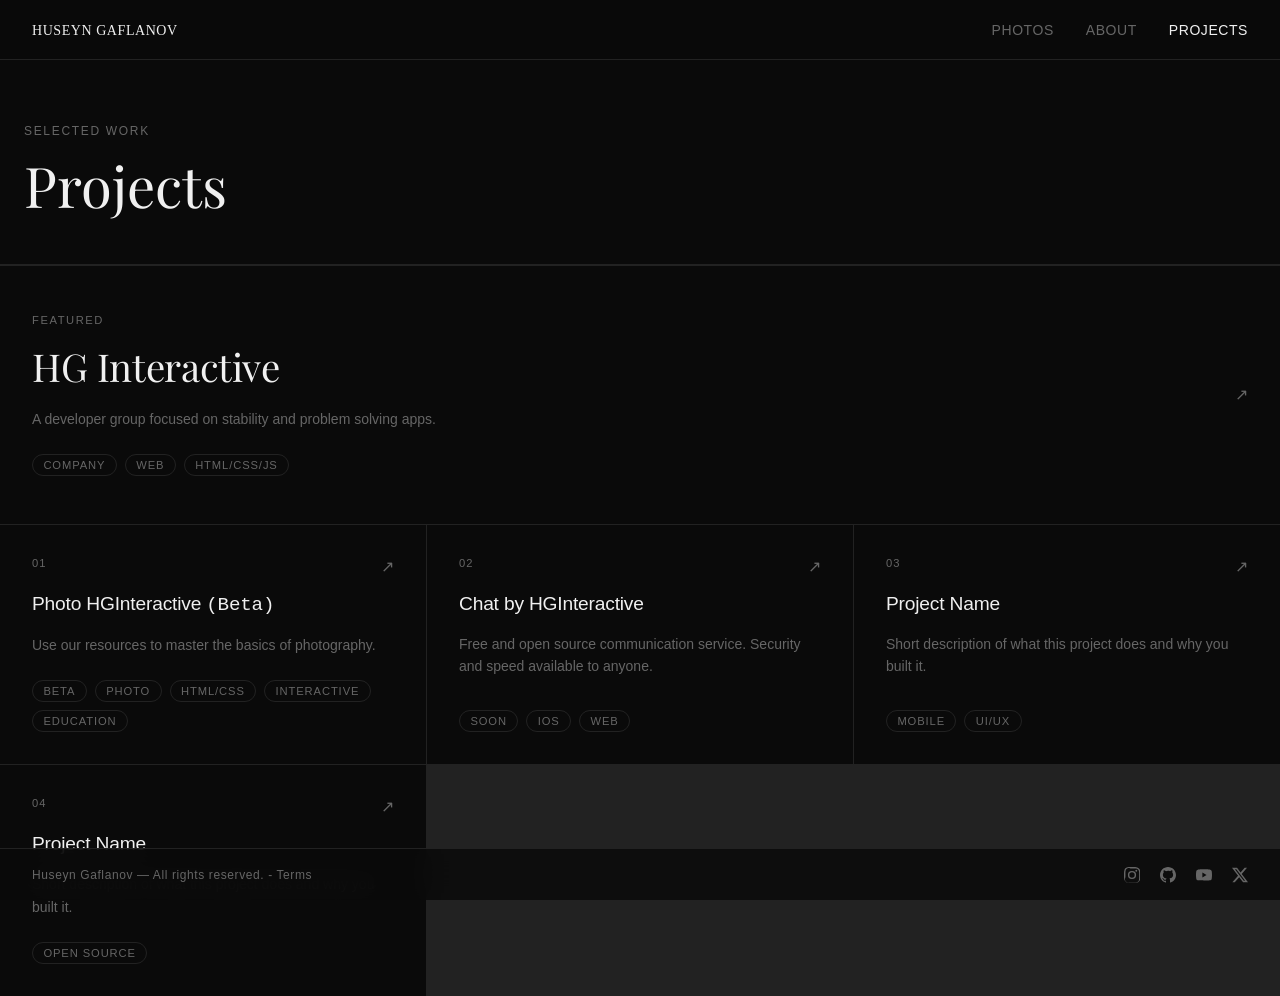
<file: projects.html>
<!DOCTYPE html>
<html lang="en" dir="ltr">
  <head>
    <meta charset="utf-8">
    <meta name="viewport" content="width=device-width, initial-scale=1.0">
    <link rel="preconnect" href="https://fonts.googleapis.com">
    <link rel="preconnect" href="https://fonts.gstatic.com" crossorigin>
    <link href="https://fonts.googleapis.com/css2?family=Playfair+Display:ital,wght@0,400..900;1,400..900&display=swap" rel="stylesheet">
    <link rel="stylesheet" href="styles/style.css">
    <link rel="icon" href="src/favicon.ico">
    <title>Projects — Huseyn Gaflanov</title>
    <style>
      .page-header {
        padding-top: calc(var(--nav-h) + 4rem);
        padding-bottom: 3rem;
        padding-left: 1.5rem;
        padding-right: 1.5rem;
        max-width: 1600px;
        margin: 0 auto;
        border-bottom: 1px solid var(--border);
      }

      .page-header p {
        font-size: 0.75rem;
        letter-spacing: 0.14em;
        text-transform: uppercase;
        color: var(--muted);
        margin-bottom: 1rem;
      }

      .page-header h1 {
        font-family: "Playfair Display", serif;
        font-weight: 400;
        font-size: clamp(2rem, 5vw, 3.5rem);
        color: var(--text);
        line-height: 1.1;
      }

      /* ── PROJECTS GRID ── */
      .projects-grid {
        display: grid;
        grid-template-columns: repeat(auto-fill, minmax(340px, 1fr));
        gap: 1px;
        background: var(--border);
        border-top: 1px solid var(--border);
        border-bottom: 1px solid var(--border);
      }

      .project-card {
        background: var(--bg);
        padding: 2rem;
        display: flex;
        flex-direction: column;
        gap: 1rem;
        text-decoration: none;
        color: var(--text);
        transition: background 0.2s;
        cursor: pointer;
        position: relative;
        overflow: hidden;
      }

      .project-card:hover {
        background: var(--surface);
      }

      .project-card:hover .card-arrow {
        transform: translate(3px, -3px);
      }

      .card-top {
        display: flex;
        justify-content: space-between;
        align-items: flex-start;
      }

      .card-number {
        font-size: 0.7rem;
        color: var(--muted);
        letter-spacing: 0.1em;
        font-variant-numeric: tabular-nums;
      }

      .card-arrow {
        color: var(--muted);
        font-size: 1rem;
        transition: transform 0.2s ease;
      }

      .card-title {
        font-size: 1.2rem;
        font-weight: 500;
        letter-spacing: -0.01em;
        line-height: 1.3;
      }

      .card-desc {
        font-size: 0.875rem;
        color: var(--muted);
        line-height: 1.6;
        flex: 1;
      }

      .card-tags {
        display: flex;
        flex-wrap: wrap;
        gap: 0.5rem;
        margin-top: 0.5rem;
      }

      .tag {
        font-size: 0.7rem;
        letter-spacing: 0.08em;
        text-transform: uppercase;
        color: var(--muted);
        border: 1px solid var(--border);
        padding: 0.25rem 0.65rem;
        border-radius: 999px;
      }

      /* Featured cards (first one, full width) */
      .project-card.featured {
        grid-column: 1 / -1;
        flex-direction: row;
        align-items: center;
        gap: 3rem;
        padding: 3rem 2rem;
      }

      .featured .card-body {
        display: flex;
        flex-direction: column;
        gap: 1rem;
        flex: 1;
      }

      .featured .card-title {
        font-family: "Playfair Display", serif;
        font-weight: 400;
        font-size: clamp(1.5rem, 3vw, 2.5rem);
      }

      .featured-label {
        font-size: 0.7rem;
        letter-spacing: 0.14em;
        text-transform: uppercase;
        color: var(--muted);
      }

      @media (max-width: 700px) {
        .project-card.featured {
          flex-direction: column;
          gap: 1.5rem;
        }
        .projects-grid {
          grid-template-columns: 1fr;
        }
      }
    </style>
  </head>
  <body>

    <nav>
      <span class="nav-name"><a href="index.html">Huseyn Gaflanov</a></span>
      <div class="nav-links">
        <a href="photography.html">Photos</a>
        <a href="about.html">About</a>
        <a href="#" style="color: var(--text);">Projects</a>
      </div>
      <button class="nav-toggle" id="nav-toggle" aria-label="Menu">
        <span></span>
        <span></span>
        <span></span>
      </button>
    </nav>

    <!-- Mobile dropdown navigation -->
    <div class="nav-dropdown" id="nav-dropdown">
      <a href="photography.html">Photos</a>
      <a href="basketball.html">Basketball</a>
      <a href="about.html">About</a>
      <a href="projects.html">Projects</a>
      <a href="legal.html">Terms</a>
      <div class="mobile-footer">
        <a href="https://instagram.com/huseyn_gaflanov" target="_blank" aria-label="Instagram" style="border-left: none;">
          <svg viewBox="0 0 24 24" xmlns="http://www.w3.org/2000/svg"><path d="M12 2.163c3.204 0 3.584.012 4.85.07 1.17.054 1.97.24 2.43.403a4.92 4.92 0 0 1 1.772 1.153 4.92 4.92 0 0 1 1.153 1.772c.163.46.35 1.26.403 2.43.058 1.266.07 1.646.07 4.85s-.012 3.584-.07 4.85c-.054 1.17-.24 1.97-.403 2.43a4.92 4.92 0 0 1-1.153 1.772 4.92 4.92 0 0 1-1.772 1.153c-.46.163-1.26.35-2.43.403-1.266.058-1.646.07-4.85.07s-3.584-.012-4.85-.07c-1.17-.054-1.97-.24-2.43-.403a4.92 4.92 0 0 1-1.772-1.153 4.92 4.92 0 0 1-1.153-1.772c-.163-.46-.35-1.26-.403-2.43C2.175 15.747 2.163 15.367 2.163 12s.012-3.584.07-4.85c.054-1.17.24-1.97.403-2.43A4.92 4.92 0 0 1 3.79 2.948a4.92 4.92 0 0 1 1.772-1.153c.46-.163 1.26-.35 2.43-.403C9.416 2.175 9.796 2.163 12 2.163zm0-2.163C8.756 0 8.332.014 7.052.072 5.775.13 4.902.333 4.14.63a7.07 7.07 0 0 0-2.56 1.667A7.07 7.07 0 0 0 .63 4.856C.333 5.618.13 6.491.072 7.768.014 9.048 0 9.472 0 12c0 2.528.014 2.952.072 4.232.058 1.277.261 2.15.558 2.913a7.07 7.07 0 0 0 1.667 2.56 7.07 7.07 0 0 0 2.56 1.667c.763.297 1.636.5 2.913.558C8.332 23.986 8.756 24 12 24s3.668-.014 4.948-.072c1.277-.058 2.15-.261 2.913-.558a7.07 7.07 0 0 0 2.56-1.667 7.07 7.07 0 0 0 1.667-2.56c.297-.763.5-1.636.558-2.913.058-1.28.072-1.704.072-4.232s-.014-2.952-.072-4.232c-.058-1.277-.261-2.15-.558-2.913a7.07 7.07 0 0 0-1.667-2.56A7.07 7.07 0 0 0 19.86.63C19.098.333 18.225.13 16.948.072 15.668.014 15.244 0 12 0zm0 5.838a6.162 6.162 0 1 0 0 12.324 6.162 6.162 0 0 0 0-12.324zm0 10.162a4 4 0 1 1 0-8 4 4 0 0 1 0 8zm6.406-11.845a1.44 1.44 0 1 0 0 2.88 1.44 1.44 0 0 0 0-2.88z"/></svg>
        </a>

        <a href="https://github.com/huseyngaflanov" target="_blank" aria-label="GitHub">
          <svg viewBox="0 0 24 24" xmlns="http://www.w3.org/2000/svg"><path d="M12 0C5.374 0 0 5.373 0 12c0 5.302 3.438 9.8 8.207 11.387.599.111.793-.261.793-.577v-2.234c-3.338.726-4.033-1.416-4.033-1.416-.546-1.387-1.333-1.756-1.333-1.756-1.089-.745.083-.729.083-.729 1.205.084 1.839 1.237 1.839 1.237 1.07 1.834 2.807 1.304 3.492.997.107-.775.418-1.305.762-1.604-2.665-.305-5.467-1.334-5.467-5.931 0-1.311.469-2.381 1.236-3.221-.124-.303-.535-1.524.117-3.176 0 0 1.008-.322 3.301 1.23A11.509 11.509 0 0 1 12 5.803c1.02.005 2.047.138 3.006.404 2.291-1.552 3.297-1.23 3.297-1.23.653 1.653.242 2.874.118 3.176.77.84 1.235 1.911 1.235 3.221 0 4.609-2.807 5.624-5.479 5.921.43.372.823 1.102.823 2.222v3.293c0 .319.192.694.801.576C20.566 21.797 24 17.3 24 12c0-6.627-5.373-12-12-12z"/></svg>
        </a>

        <a href="https://www.youtube.com/@huseyngaflanov" target="_blank" aria-label="YouTube">
          <svg viewBox="0 0 24 24" xmlns="http://www.w3.org/2000/svg"><path d="M23.498 6.186a3.016 3.016 0 0 0-2.122-2.136C19.505 3.545 12 3.545 12 3.545s-7.505 0-9.377.505A3.017 3.017 0 0 0 .502 6.186C0 8.07 0 12 0 12s0 3.93.502 5.814a3.016 3.016 0 0 0 2.122 2.136c1.871.505 9.376.505 9.376.505s7.505 0 9.377-.505a3.015 3.015 0 0 0 2.122-2.136C24 15.93 24 12 24 12s0-3.93-.502-5.814zM9.545 15.568V8.432L15.818 12l-6.273 3.568z"/></svg>
        </a>

        <a href="https://x.com/HuseynGaflanov" target="_blank" aria-label="Twitter / X">
          <svg viewBox="0 0 24 24" xmlns="http://www.w3.org/2000/svg"><path d="M18.901 1.153h3.68l-8.04 9.19L24 22.846h-7.406l-5.8-7.584-6.638 7.584H.474l8.6-9.83L0 1.154h7.594l5.243 6.932ZM17.61 20.644h2.039L6.486 3.24H4.298Z"/></svg>
        </a>
      </div>
    </div>

    <div class="page-header">
      <p>Selected work</p>
      <h1>Projects</h1>
    </div>

    <main style="padding: 0; max-width: 100%;">
      <div class="projects-grid">

        <!-- FEATURED PROJECT -->
        <a class="project-card featured" href="https://hginteractive.net/" target="_blank">
          <div class="card-body">
            <span class="featured-label">Featured</span>
            <h2 class="card-title">HG Interactive</h2>
            <p class="card-desc">
              A developer group focused on stability and problem solving apps.
            </p>
            <div class="card-tags">
              <span class="tag">Company</span>
              <span class="tag">Web</span>
              <span class="tag">HTML/CSS/JS</span>
            </div>
          </div>
          <span class="card-arrow">↗</span>
        </a>

        <!-- PROJECT CARDS -->
        <a class="project-card" href="https://photo.hginteractive.net/" target="_blank">
          <div class="card-top">
            <span class="card-number">01</span>
            <span class="card-arrow">↗</span>
          </div>
          <h2 class="card-title">Photo HGInteractive <code>(Beta)</code></h2>
          <p class="card-desc">Use our resources to master the basics of photography.</p>
          <div class="card-tags">
            <span class="tag">Beta</span>
            <span class="tag">Photo</span>
            <span class="tag">HTML/CSS</span>
            <span class="tag">Interactive</span>
            <span class="tag">Education</span>
          </div>
        </a>

        <a class="project-card" href="#" target="_blank">
          <div class="card-top">
            <span class="card-number">02</span>
            <span class="card-arrow">↗</span>
          </div>
          <h2 class="card-title">Chat by HGInteractive</h2>
          <p class="card-desc">Free and open source communication service. Security and speed available to anyone.</p>
          <div class="card-tags">
            <span class="tag">Soon</span>
            <span class="tag">iOS</span>
            <span class="tag">Web</span>
          </div>
        </a>

        <a class="project-card" href="#" target="_blank">
          <div class="card-top">
            <span class="card-number">03</span>
            <span class="card-arrow">↗</span>
          </div>
          <h2 class="card-title">Project Name</h2>
          <p class="card-desc">Short description of what this project does and why you built it.</p>
          <div class="card-tags">
            <span class="tag">Mobile</span>
            <span class="tag">UI/UX</span>
          </div>
        </a>

        <a class="project-card" href="#" target="_blank">
          <div class="card-top">
            <span class="card-number">04</span>
            <span class="card-arrow">↗</span>
          </div>
          <h2 class="card-title">Project Name</h2>
          <p class="card-desc">Short description of what this project does and why you built it.</p>
          <div class="card-tags">
            <span class="tag">Open Source</span>
          </div>
        </a>

      </div>

      <footer>
        <span class="footer-copy">
          Huseyn Gaflanov — All rights reserved. <span> - </span><span style="cursor: pointer; color: var(--muted); text-decoration: none; transition: color 0.2s;" onmouseover="this.style.color='var(--text)'" onmouseout="this.style.color='var(--muted)'">Terms</span>
        </span>
        <div class="footer-icons">

          <!-- Instagram -->
          <a href="https://instagram.com/huseyn_gaflanov" target="_blank" aria-label="Instagram">
            <svg viewBox="0 0 24 24" xmlns="http://www.w3.org/2000/svg"><path d="M12 2.163c3.204 0 3.584.012 4.85.07 1.17.054 1.97.24 2.43.403a4.92 4.92 0 0 1 1.772 1.153 4.92 4.92 0 0 1 1.153 1.772c.163.46.35 1.26.403 2.43.058 1.266.07 1.646.07 4.85s-.012 3.584-.07 4.85c-.054 1.17-.24 1.97-.403 2.43a4.92 4.92 0 0 1-1.153 1.772 4.92 4.92 0 0 1-1.772 1.153c-.46.163-1.26.35-2.43.403-1.266.058-1.646.07-4.85.07s-3.584-.012-4.85-.07c-1.17-.054-1.97-.24-2.43-.403a4.92 4.92 0 0 1-1.772-1.153 4.92 4.92 0 0 1-1.153-1.772c-.163-.46-.35-1.26-.403-2.43C2.175 15.747 2.163 15.367 2.163 12s.012-3.584.07-4.85c.054-1.17.24-1.97.403-2.43A4.92 4.92 0 0 1 3.79 2.948a4.92 4.92 0 0 1 1.772-1.153c.46-.163 1.26-.35 2.43-.403C9.416 2.175 9.796 2.163 12 2.163zm0-2.163C8.756 0 8.332.014 7.052.072 5.775.13 4.902.333 4.14.63a7.07 7.07 0 0 0-2.56 1.667A7.07 7.07 0 0 0 .63 4.856C.333 5.618.13 6.491.072 7.768.014 9.048 0 9.472 0 12c0 2.528.014 2.952.072 4.232.058 1.277.261 2.15.558 2.913a7.07 7.07 0 0 0 1.667 2.56 7.07 7.07 0 0 0 2.56 1.667c.763.297 1.636.5 2.913.558C8.332 23.986 8.756 24 12 24s3.668-.014 4.948-.072c1.277-.058 2.15-.261 2.913-.558a7.07 7.07 0 0 0 2.56-1.667 7.07 7.07 0 0 0 1.667-2.56c.297-.763.5-1.636.558-2.913.058-1.28.072-1.704.072-4.232s-.014-2.952-.072-4.232c-.058-1.277-.261-2.15-.558-2.913a7.07 7.07 0 0 0-1.667-2.56A7.07 7.07 0 0 0 19.86.63C19.098.333 18.225.13 16.948.072 15.668.014 15.244 0 12 0zm0 5.838a6.162 6.162 0 1 0 0 12.324 6.162 6.162 0 0 0 0-12.324zm0 10.162a4 4 0 1 1 0-8 4 4 0 0 1 0 8zm6.406-11.845a1.44 1.44 0 1 0 0 2.88 1.44 1.44 0 0 0 0-2.88z"/></svg>
          </a>

          <!-- GitHub -->
          <a href="https://github.com/huseyngaflanov" target="_blank" aria-label="GitHub">
            <svg viewBox="0 0 24 24" xmlns="http://www.w3.org/2000/svg"><path d="M12 0C5.374 0 0 5.373 0 12c0 5.302 3.438 9.8 8.207 11.387.599.111.793-.261.793-.577v-2.234c-3.338.726-4.033-1.416-4.033-1.416-.546-1.387-1.333-1.756-1.333-1.756-1.089-.745.083-.729.083-.729 1.205.084 1.839 1.237 1.839 1.237 1.07 1.834 2.807 1.304 3.492.997.107-.775.418-1.305.762-1.604-2.665-.305-5.467-1.334-5.467-5.931 0-1.311.469-2.381 1.236-3.221-.124-.303-.535-1.524.117-3.176 0 0 1.008-.322 3.301 1.23A11.509 11.509 0 0 1 12 5.803c1.02.005 2.047.138 3.006.404 2.291-1.552 3.297-1.23 3.297-1.23.653 1.653.242 2.874.118 3.176.77.84 1.235 1.911 1.235 3.221 0 4.609-2.807 5.624-5.479 5.921.43.372.823 1.102.823 2.222v3.293c0 .319.192.694.801.576C20.566 21.797 24 17.3 24 12c0-6.627-5.373-12-12-12z"/></svg>
          </a>

          <!-- YouTube -->
          <a href="https://www.youtube.com/@huseyngaflanov" target="_blank" aria-label="YouTube">
            <svg viewBox="0 0 24 24" xmlns="http://www.w3.org/2000/svg"><path d="M23.498 6.186a3.016 3.016 0 0 0-2.122-2.136C19.505 3.545 12 3.545 12 3.545s-7.505 0-9.377.505A3.017 3.017 0 0 0 .502 6.186C0 8.07 0 12 0 12s0 3.93.502 5.814a3.016 3.016 0 0 0 2.122 2.136c1.871.505 9.376.505 9.376.505s7.505 0 9.377-.505a3.015 3.015 0 0 0 2.122-2.136C24 15.93 24 12 24 12s0-3.93-.502-5.814zM9.545 15.568V8.432L15.818 12l-6.273 3.568z"/></svg>
          </a>

          <!-- Twitter / X -->
          <a href="https://x.com/HuseynGaflanov" target="_blank" aria-label="Twitter / X">
            <svg viewBox="0 0 24 24" xmlns="http://www.w3.org/2000/svg"><path d="M18.901 1.153h3.68l-8.04 9.19L24 22.846h-7.406l-5.8-7.584-6.638 7.584H.474l8.6-9.83L0 1.154h7.594l5.243 6.932ZM17.61 20.644h2.039L6.486 3.24H4.298Z"/></svg>
          </a>

        </div>
      </footer>
    </main>

    <script>
      const toggle = document.getElementById('nav-toggle');
      const dropdown = document.getElementById('nav-dropdown');
      toggle.addEventListener('click', () => {
        toggle.classList.toggle('open');
        dropdown.classList.toggle('open');
      });
    </script>

  </body>
</html>
</file>
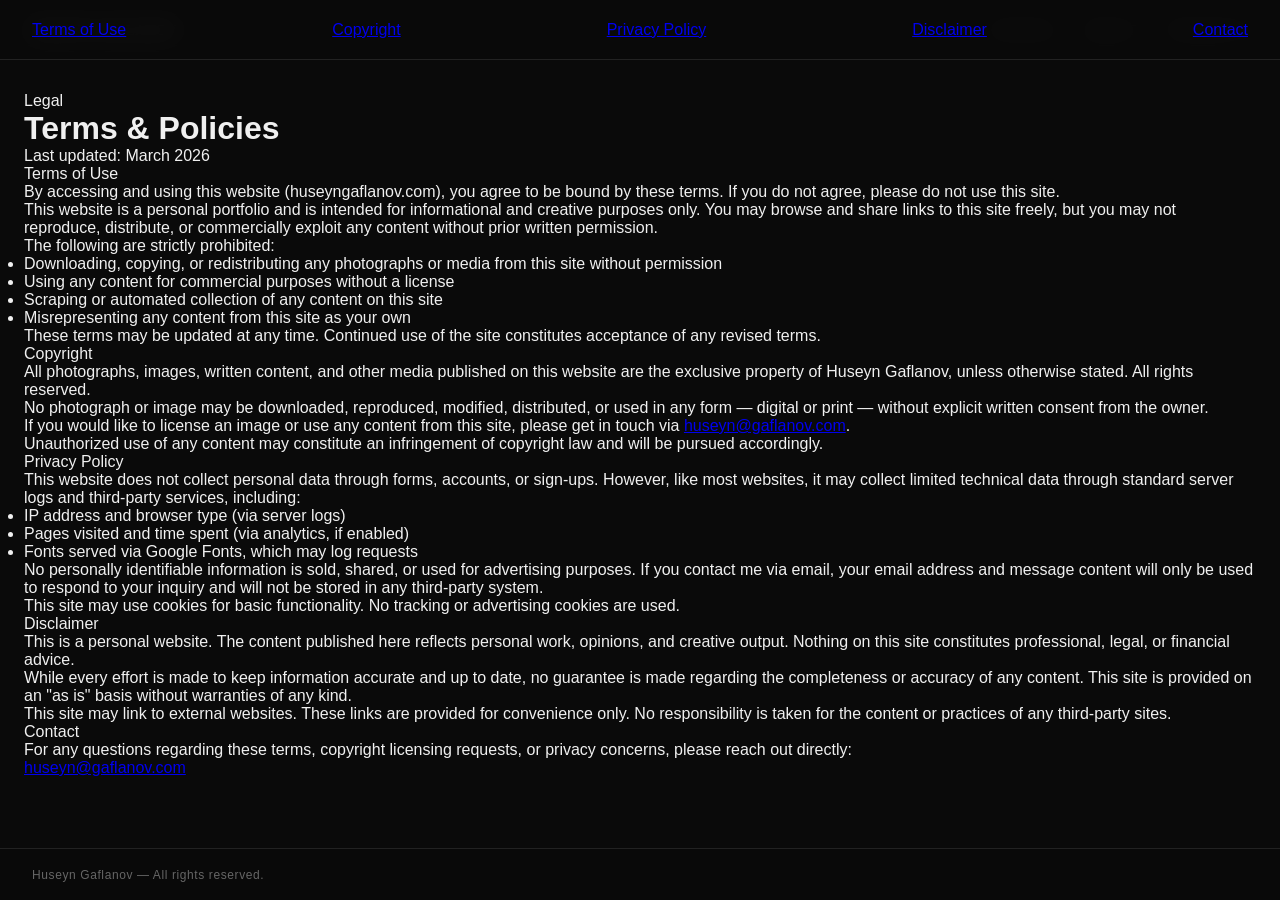
<file: terms.html>
<!DOCTYPE html>
<html lang="en" dir="ltr">
  <head>
    <meta charset="utf-8">
    <meta name="viewport" content="width=device-width, initial-scale=1.0">
    <link rel="preconnect" href="https://fonts.googleapis.com">
    <link rel="preconnect" href="https://fonts.gstatic.com" crossorigin>
    <link href="https://fonts.googleapis.com/css2?family=Playfair+Display:ital,wght@0,400..900;1,400..900&display=swap" rel="stylesheet">
    <link rel="stylesheet" href="style.css">
    <title>Huseyn Gaflanov</title>
    <style>
      html, body {
        height: 100vh;
        overflow: hidden;
      }

      .hero {
        height: 100vh;
        display: flex;
        flex-direction: column;
        align-items: center;
        justify-content: center;
        gap: 1.25rem;
        text-align: center;
        padding: 0 2rem;
      }

      .hero h1 {
        font-family: "Playfair Display", serif;
        font-weight: 400;
        font-size: clamp(2.5rem, 8vw, 6rem);
        letter-spacing: 0.02em;
        color: var(--text);
        line-height: 1.1;
      }

      .hero p {
        font-size: 0.875rem;
        letter-spacing: 0.14em;
        text-transform: uppercase;
        color: var(--muted);
      }

      .hero-divider {
        width: 40px;
        height: 1px;
        background: var(--muted);
      }
    </style>
  </head>
  <body>

    <nav>
      <span class="nav-name"><a href="index.html">Huseyn Gaflanov</a></span>
      <div class="nav-links">
        <a href="photography.html">Photos</a>
        <a href="about.html">About</a>
        <a href="projects.html">Projects</a>
      </div>
      <button class="nav-toggle" id="nav-toggle" aria-label="Menu">
        <span></span>
        <span></span>
        <span></span>
      </button>
    </nav>

    <!-- Mobile dropdown -->
    <div class="nav-dropdown" id="nav-dropdown">
      <a href="photography.html">Photos</a>
      <a href="about.html">About</a>
      <a href="projects.html">Projects</a>
    </div>

    <main>
      <div class="legal-wrap">

        <p class="legal-label">Legal</p>
        <h1 class="legal-title">Terms &amp; Policies</h1>
        <p class="legal-updated">Last updated: March 2026</p>
        <div class="legal-divider"></div>

        <!-- Table of contents -->
        <nav class="legal-toc">
          <a href="#terms">Terms of Use</a>
          <a href="#copyright">Copyright</a>
          <a href="#privacy">Privacy Policy</a>
          <a href="#disclaimer">Disclaimer</a>
          <a href="#contact">Contact</a>
        </nav>

        <!-- Terms of Use -->
        <section class="legal-section" id="terms">
          <p class="legal-section-title">Terms of Use</p>
          <p>By accessing and using this website (huseyngaflanov.com), you agree to be bound by these terms. If you do not agree, please do not use this site.</p>
          <p>This website is a personal portfolio and is intended for informational and creative purposes only. You may browse and share links to this site freely, but you may not reproduce, distribute, or commercially exploit any content without prior written permission.</p>
          <p>The following are strictly prohibited:</p>
          <ul>
            <li>Downloading, copying, or redistributing any photographs or media from this site without permission</li>
            <li>Using any content for commercial purposes without a license</li>
            <li>Scraping or automated collection of any content on this site</li>
            <li>Misrepresenting any content from this site as your own</li>
          </ul>
          <p>These terms may be updated at any time. Continued use of the site constitutes acceptance of any revised terms.</p>
        </section>

        <!-- Copyright -->
        <section class="legal-section" id="copyright">
          <p class="legal-section-title">Copyright</p>
          <p>All photographs, images, written content, and other media published on this website are the exclusive property of Huseyn Gaflanov, unless otherwise stated. All rights reserved.</p>
          <p>No photograph or image may be downloaded, reproduced, modified, distributed, or used in any form — digital or print — without explicit written consent from the owner.</p>
          <p>If you would like to license an image or use any content from this site, please get in touch via <a class="legal-contact-link" href="mailto:huseyn@gaflanov.com">huseyn@gaflanov.com</a>.</p>
          <p>Unauthorized use of any content may constitute an infringement of copyright law and will be pursued accordingly.</p>
        </section>

        <!-- Privacy Policy -->
        <section class="legal-section" id="privacy">
          <p class="legal-section-title">Privacy Policy</p>
          <p>This website does not collect personal data through forms, accounts, or sign-ups. However, like most websites, it may collect limited technical data through standard server logs and third-party services, including:</p>
          <ul>
            <li>IP address and browser type (via server logs)</li>
            <li>Pages visited and time spent (via analytics, if enabled)</li>
            <li>Fonts served via Google Fonts, which may log requests</li>
          </ul>
          <p>No personally identifiable information is sold, shared, or used for advertising purposes. If you contact me via email, your email address and message content will only be used to respond to your inquiry and will not be stored in any third-party system.</p>
          <p>This site may use cookies for basic functionality. No tracking or advertising cookies are used.</p>
        </section>

        <!-- Disclaimer -->
        <section class="legal-section" id="disclaimer">
          <p class="legal-section-title">Disclaimer</p>
          <p>This is a personal website. The content published here reflects personal work, opinions, and creative output. Nothing on this site constitutes professional, legal, or financial advice.</p>
          <p>While every effort is made to keep information accurate and up to date, no guarantee is made regarding the completeness or accuracy of any content. This site is provided on an "as is" basis without warranties of any kind.</p>
          <p>This site may link to external websites. These links are provided for convenience only. No responsibility is taken for the content or practices of any third-party sites.</p>
        </section>

        <!-- Contact -->
        <section class="legal-section" id="contact">
          <p class="legal-section-title">Contact</p>
          <p>For any questions regarding these terms, copyright licensing requests, or privacy concerns, please reach out directly:</p>
          <p><a class="legal-contact-link" href="mailto:huseyn@gaflanov.com">huseyn@gaflanov.com</a></p>
        </section>

      </div>
    </main>

    <footer>Huseyn Gaflanov &mdash; All rights reserved.</footer>
    <script>
      const toggle = document.getElementById('nav-toggle');
      const dropdown = document.getElementById('nav-dropdown');
      toggle.addEventListener('click', () => {
        toggle.classList.toggle('open');
        dropdown.classList.toggle('open');
      });
    </script>
  </body>
</html>
</file>
<file: styles/style.css>
*, *::before, *::after {
  margin: 0;
  padding: 0;
  box-sizing: border-box;
}

:root {
  --bg: #0a0a0a;
  --surface: #141414;
  --border: #222;
  --text: #f0f0f0;
  --muted: #666;
  --accent: #fff;
  --nav-h: 60px;
  --basketball: #fc7f12;
}

html, body {
  background: var(--bg);
  color: var(--text);
  font-family: -apple-system, BlinkMacSystemFont, 'Segoe UI', sans-serif;
  min-height: 100vh;
  overflow-x: hidden;
  scroll-behavior: smooth;
}

/* NAV */
nav {
  position: fixed;
  top: 0;
  left: 0;
  right: 0;
  height: var(--nav-h);
  background: rgba(10, 10, 10, 0.85);
  backdrop-filter: blur(12px);
  -webkit-backdrop-filter: blur(12px);
  border-bottom: 1px solid var(--border);
  display: flex;
  align-items: center;
  justify-content: space-between;
  padding: 0 2rem;
  z-index: 100;
}

.nav-name {
  font-size: 1rem;
  font-weight: 400;
  font-family: "Alice", serif;
  letter-spacing: 0.02em;
  color: var(--text);
  text-decoration: none;
  cursor: pointer;
  pointer-events: none
  text-decoration: none !important;
}

.nav-name a {
  color: var(--text);
  text-decoration: none;
  font-size: 0.875rem;
  letter-spacing: 0.04em;
  text-transform: uppercase;
  transition: color 0.2s;
}

.nav-name a:hover {
  color: var(--accent);
}

.nav-links {
  display: flex;
  gap: 2rem;
}

.nav-links a {
  color: var(--muted);
  text-decoration: none;
  font-size: 0.875rem;
  letter-spacing: 0.04em;
  text-transform: uppercase;
  transition: color 0.2s;
}

.nav-links a:hover {
  color: var(--text);
}

.nav-links a.nav-basketball:hover {
  color: var(--basketball);
  text-shadow:
    0 0 7px var(--basketball),
    0 0 10px var(--basketball),
    0 0 21px var(--basketball),
    0 0 42px var(--basketball),
    0 0 82px var(--basketball),
    0 0 92px var(--basketball);
}

/* HAMBURGER BUTTON (navigation) */
.nav-toggle {
  display: none;
  flex-direction: column;
  justify-content: center;
  gap: 5px;
  width: 36px;
  height: 36px;
  background: none;
  border: none;
  cursor: pointer;
  padding: 4px;
  border-radius: 6px;
  transition: background 0.2s;
}

.nav-toggle:hover {
  background: rgba(255,255,255,0.06);
}

.nav-toggle span {
  display: block;
  width: 100%;
  height: 1.5px;
  background: var(--text);
  border-radius: 2px;
  transition: transform 0.3s ease, opacity 0.3s ease;
  transform-origin: center;
}

.nav-toggle.open span:nth-child(1) {
  transform: translateY(6.5px) rotate(45deg);
}
.nav-toggle.open span:nth-child(2) {
  opacity: 0;
}
.nav-toggle.open span:nth-child(3) {
  transform: translateY(-6.5px) rotate(-45deg);
}

/* DROPDOWN MENU */
.nav-dropdown {
  display: none;
  position: fixed;
  top: var(--nav-h);
  left: 0;
  right: 0;
  background: rgba(10, 10, 10, 0.92);
  backdrop-filter: blur(16px);
  -webkit-backdrop-filter: blur(16px);
  border-bottom: 1px solid var(--border);
  flex-direction: column;
  z-index: 99;
}

.nav-dropdown.open {
  display: flex;
}

.nav-dropdown a {
  color: var(--muted);
  text-decoration: none;
  font-size: 0.875rem;
  letter-spacing: 0.04em;
  text-transform: uppercase;
  padding: 0.9rem 2rem;
  transition: color 0.2s, background 0.2s;
  border-bottom: 1px solid var(--border);
}

.nav-dropdown a:last-child {
  border-bottom: none;
}

.nav-dropdown a:hover {
  color: var(--text);
  background: rgba(255,255,255,0.04);
}

@media (max-width: 600px) {
  .nav-links { display: none; }
  .nav-toggle { display: flex; }
}

main {
  padding-top: calc(var(--nav-h) + 2rem);
  padding-bottom: 4rem;
  padding-left: 1.5rem;
  padding-right: 1.5rem;
  max-width: 1600px;
  margin: 0 auto;
}

/* GALLERY GRID */
#gallery {
  columns: 4 280px;
  column-gap: 0.75rem;
}

.gallery-item {
  break-inside: avoid;
  margin-bottom: 0.75rem;
  overflow: hidden;
  border-radius: 6px;
  cursor: pointer;
  position: relative;
  background: var(--surface);
}

.gallery-item img {
  width: 100%;
  display: block;
  transition: transform 0.4s ease, opacity 0.3s ease;
  opacity: 0;
}

.gallery-item img.loaded {
  opacity: 1;
}

.gallery-item:hover img {
  transform: scale(1.03);
}

.gallery-item::after {
  content: '';
  position: absolute;
  inset: 0;
  background: rgba(0,0,0,0);
  transition: background 0.3s;
  border-radius: 6px;
}

.gallery-item:hover::after {
  background: rgba(0,0,0,0.15);
}

/* LOADING */
.loading {
  text-align: center;
  color: var(--muted);
  font-size: 0.875rem;
  padding: 4rem 0;
  letter-spacing: 0.05em;
}

.loading.hidden {
  display: none;
}

/* FULLSCREEN VIEW */
.fs-view {
  display: none;
  position: fixed;
  inset: 0;
  z-index: 9999;
  align-items: center;
  justify-content: center;
}

.fs-view.open {
  display: flex;
}

.fs-backdrop {
  position: absolute;
  inset: 0;
  background: rgba(0, 0, 0, 0.92);
  backdrop-filter: blur(8px);
  -webkit-backdrop-filter: blur(8px);
}

.fs-content {
  position: relative;
  display: flex;
  flex-direction: column;
  align-items: center;
  gap: 1.25rem;
  z-index: 1;
  max-width: 90vw;
  max-height: 90vh;
}

.fs-content img {
  max-width: 90vw;
  max-height: 80vh;
  object-fit: contain;
  border-radius: 6px;
  box-shadow: 0 32px 80px rgba(0,0,0,0.6);
  transition: opacity 0.3s ease;
}

.fs-content img.fs-img-hidden {
  opacity: 0;
}

/* FULLSCREEN SPINNER */
.fs-spinner {
  position: absolute;
  top: 50%;
  left: 50%;
  transform: translate(-50%, -50%);
  display: flex;
  align-items: center;
  pointer-events: none;
}

.fs-spinner.hidden {
  display: none;
}

.spinner {
  width: 36px;
  height: 36px;
  border: 2px solid rgba(255,255,255,0.1);
  border-top-color: rgba(255,255,255,0.7);
  border-radius: 50%;
  animation: spin 0.75s linear infinite;
}

@keyframes spin {
  to { transform: rotate(360deg); }
}

.fs-controls {
  display: flex;
  align-items: center;
  gap: 0.75rem;
}

.fs-btn {
  background: rgba(255,255,255,0.08);
  color: var(--text);
  border: 1px solid rgba(255,255,255,0.12);
  padding: 0.5rem 1.1rem;
  border-radius: 999px;
  font-size: 0.875rem;
  cursor: pointer;
  transition: background 0.2s, border-color 0.2s;
  white-space: nowrap;
}

.fs-btn:hover {
  background: rgba(255,255,255,0.16);
  border-color: rgba(255,255,255,0.25);
}

.fs-btn-close {
  background: rgba(255, 60, 60, 0.15);
  border-color: rgba(255, 60, 60, 0.25);
}

.fs-btn-close:hover {
  background: rgba(255, 60, 60, 0.3);
}

.fs-btn-download {
  background: rgba(255,255,255,0.12);
  font-weight: 500;
}

.fs-counter {
  color: var(--muted);
  font-size: 0.8rem;
  letter-spacing: 0.06em;
}

/* KEYBOARD HINT */
@keyframes fadeout {
  0% { opacity: 1; }
  80% { opacity: 1; }
  100% { opacity: 0; }
}

/* RESPONSIVE */
@media (max-width: 600px) {
  nav { padding: 0 1rem; }
  main { padding-left: 0.75rem; padding-right: 0.75rem; }
  #gallery { columns: 2 140px; column-gap: 0.5rem; }
  .gallery-item { margin-bottom: 0.5rem; }
  .nav-links { gap: 1rem; }
}

/* BUTTONS */
.btn {
  display: inline-block;
  color: var(--text);
  text-decoration: none;
  font-size: 0.8rem;
  letter-spacing: 0.1em;
  text-transform: uppercase;
  border: 1px solid var(--border);
  padding: 0.65rem 1.75rem;
  border-radius: 999px;
  transition: background 0.2s, border-color 0.2s;
  cursor: pointer;
  background: transparent;
}

.btn:hover {
  background: rgba(255,255,255,0.06);
  border-color: #444;
}

/* RESPONSIVE */
@media (max-width: 600px) {
  nav { padding: 0 1rem; }
  .nav-links { gap: 1rem; }
}

/* FOOTER */
footer {
  position: fixed;
  bottom: 0;
  left: 0;
  right: 0;
  padding: 0 2rem;
  height: 52px;
  display: flex;
  align-items: center;
  justify-content: space-between;
  color: var(--muted);
  font-size: 0.75rem;
  letter-spacing: 0.05em;
  border-top: 1px solid var(--border);
  background: rgba(10, 10, 10, 0.85);
  backdrop-filter: blur(12px);
  -webkit-backdrop-filter: blur(12px);
}

.footer-copy {
  color: var(--muted);
  font-size: 0.75rem;
  letter-spacing: 0.05em;
}

.footer-icons {
  display: flex;
  align-items: center;
  gap: 1.25rem;
}

.footer-icons a {
  color: var(--muted);
  display: flex;
  align-items: center;
  transition: color 0.2s;
}

.footer-icons a:hover {
  color: var(--text);
}

.footer-icons svg {
  width: 16px;
  height: 16px;
  fill: currentColor;
}

@media (max-width: 600px) {
  .footer-copy {
    text-align: center;
    padding: 0.5rem 2rem;
  }
  .footer-copy span { display: none; }
  .footer-icons { display: none; }
  footer {
    justify-content: center;
    height: auto;
  }
}

.mobile-footer {
  display: flex;
  flex-direction: row;
  justify-content: space-evenly;
  align-items: center;
  gap: 0;
  border-bottom: 0.5px solid var(--border);
}

.mobile-footer a {
  border-bottom: none;
  border-left: 0.5px solid var(--border);
  flex: 1;
  display: flex;
  justify-content: center;
}

.mobile-footer svg {
  width: 16px;
  height: 16px;
  fill: currentColor;
}

/* FULLSCREEN SIDE PANEL LAYOUT */
.fs-content {
  flex-direction: row;
  gap: 2rem;
  max-width: 95vw;
}

.fs-image-wrap {
  display: flex;
  flex-direction: column;
  align-items: center;
  gap: 1.25rem;
}

.fs-content img {
  max-width: 75vw;
}

/* EXIF PANEL */
.fs-exif {
  width: 200px;
  min-width: 200px;
  display: flex;
  flex-direction: column;
  gap: 1.25rem;
  align-self: center;
  position: absolute;
  right: -220px;
  top: 50%;
  transform: translateY(-50%);
}

.fs-exif-title {
  font-size: 0.65rem;
  letter-spacing: 0.12em;
  text-transform: uppercase;
  color: var(--muted);
  border-bottom: 1px solid var(--border);
  padding-bottom: 0.75rem;
}

.fs-exif-row {
  display: flex;
  flex-direction: column;
  gap: 0.2rem;
}

.fs-exif-label {
  font-size: 0.65rem;
  letter-spacing: 0.1em;
  text-transform: uppercase;
  color: var(--muted);
}

.fs-exif-value {
  font-size: 0.875rem;
  color: var(--text);
}

.fs-exif-loading {
  font-size: 0.75rem;
  color: var(--muted);
  letter-spacing: 0.05em;
}

@media (max-width: 900px) {
  .fs-content {
    flex-direction: column;
  }
  .fs-content img {
    max-width: 90vw;
    max-height: 60vh;
  }
  .fs-exif {
    width: 100%;
    min-width: unset;
    flex-direction: row;
    flex-wrap: wrap;
    gap: 1rem;
    justify-content: center;
  }
  .fs-exif-title {
    width: 100%;
  }
}

/* EXIF PANEL POSITION FIX */
.fs-content {
  justify-content: center;
}

@media (max-width: 1200px) {
  .fs-exif {
    position: static;
    transform: none;
    width: 100%;
    min-width: unset;
    flex-direction: row;
    flex-wrap: wrap;
    gap: 1rem;
    justify-content: center;
  }
  .fs-exif-title {
    width: 100%;
  }
  .fs-content {
    flex-direction: column;
  }
  .fs-content img {
    max-width: 90vw;
    max-height: 60vh;
  }
}

.scroll-hint {
  position: fixed;
  bottom: 50vh;
  right: 10vw;
  display: flex;
  align-items: center;
  color: var(--muted);
  animation: scroll-bounce 2.2s ease-in-out infinite;
  z-index: 10;
  border-radius: 50%;
  transition: all 0.5s ease;
}

.scroll-hint svg {
  transition: transform 0.3s ease;

}

.top-scroll-hint {

  cursor: pointer;
}

.top-scroll-hint svg {
  transform: rotate(180deg);
}

.hidden-scroll-hint svg {
  transform: rotate(180deg);
  opacity: 0;
  transition: opacity 0.5s ease;
  cursor: default;
}

.bottom-scroll-hint {
  transform: scale(2);
}

.bottom-scroll-hint svg {
  transform: scale(2) rotate(180deg);
}

@media (max-width: 1000px)  {
  .scroll-hint {
    display: none;
  }
}

@keyframes scroll-bounce {
  0%, 100% { transform: translateY(0); }
  50%       { transform: translateY(8px); }
}
</file>
<file: styles/toc.css>
/* TOC */
.toc {
  display: flex;
  position: fixed;
  left: 12rem;
  top: 25vh;
  flex-direction: column;
  gap: 0;
}

.toc a {
  display: flex;
  justify-content: space-between;
  align-items: center;
  padding: 0.8rem 0;
  border-bottom: 1px solid var(--border);
  color: var(--muted);
  text-decoration: none;
  font-size: 0.8rem;
  letter-spacing: 0.08em;
  text-transform: uppercase;
  transition: color 0.2s;
}

.toc a:hover {
  color: var(--text);
}

.toc a::after {
  content: '↓';
  font-size: 0.75rem;
  opacity: 0.4;
}

@media (max-width: 1340px) {
  .toc {
    left: 2rem;
  }
}

@media (max-width: 1000px) {
  .toc {
    display: none;
  }
}

.toc a.toc-active {
  color: var(--text);
}
</file>
<file: style.css>
*, *::before, *::after {
  margin: 0;
  padding: 0;
  box-sizing: border-box;
}

:root {
  --bg: #0a0a0a;
  --surface: #141414;
  --border: #222;
  --text: #f0f0f0;
  --muted: #666;
  --accent: #fff;
  --nav-h: 60px;
}

html, body {
  background: var(--bg);
  color: var(--text);
  font-family: -apple-system, BlinkMacSystemFont, 'Segoe UI', sans-serif;
  min-height: 100vh;
  overflow-x: hidden;
}

/* ── NAV ── */
nav {
  position: fixed;
  top: 0;
  left: 0;
  right: 0;
  height: var(--nav-h);
  background: rgba(10, 10, 10, 0.85);
  backdrop-filter: blur(12px);
  -webkit-backdrop-filter: blur(12px);
  border-bottom: 1px solid var(--border);
  display: flex;
  align-items: center;
  justify-content: space-between;
  padding: 0 2rem;
  z-index: 100;
}

.nav-name {
  font-size: 1rem;
  font-weight: 400;
  font-family: "Alice", serif;
  letter-spacing: 0.02em;
  color: var(--text);
  text-decoration: none;
  cursor: pointer;
  pointer-events: none
  text-decoration: none !important;
}

.nav-name a {
  color: var(--text);
  text-decoration: none;
  font-size: 0.875rem;
  letter-spacing: 0.04em;
  text-transform: uppercase;
  transition: color 0.2s;
}

.nav-name a:hover {
  color: var(--accent);
}

.nav-links {
  display: flex;
  gap: 2rem;
}

.nav-links a {
  color: var(--muted);
  text-decoration: none;
  font-size: 0.875rem;
  letter-spacing: 0.04em;
  text-transform: uppercase;
  transition: color 0.2s;
}

.nav-links a:hover {
  color: var(--text);
}

/* ── HAMBURGER BUTTON ── */
.nav-toggle {
  display: none;
  flex-direction: column;
  justify-content: center;
  gap: 5px;
  width: 36px;
  height: 36px;
  background: none;
  border: none;
  cursor: pointer;
  padding: 4px;
  border-radius: 6px;
  transition: background 0.2s;
}

.nav-toggle:hover {
  background: rgba(255,255,255,0.06);
}

.nav-toggle span {
  display: block;
  width: 100%;
  height: 1.5px;
  background: var(--text);
  border-radius: 2px;
  transition: transform 0.3s ease, opacity 0.3s ease;
  transform-origin: center;
}

.nav-toggle.open span:nth-child(1) {
  transform: translateY(6.5px) rotate(45deg);
}
.nav-toggle.open span:nth-child(2) {
  opacity: 0;
}
.nav-toggle.open span:nth-child(3) {
  transform: translateY(-6.5px) rotate(-45deg);
}

/* ── DROPDOWN MENU ── */
.nav-dropdown {
  display: none;
  position: fixed;
  top: var(--nav-h);
  left: 0;
  right: 0;
  background: rgba(10, 10, 10, 0.92);
  backdrop-filter: blur(16px);
  -webkit-backdrop-filter: blur(16px);
  border-bottom: 1px solid var(--border);
  flex-direction: column;
  padding: 0.5rem 0;
  z-index: 99;
}

.nav-dropdown.open {
  display: flex;
}

.nav-dropdown a {
  color: var(--muted);
  text-decoration: none;
  font-size: 0.875rem;
  letter-spacing: 0.04em;
  text-transform: uppercase;
  padding: 0.9rem 2rem;
  transition: color 0.2s, background 0.2s;
  border-bottom: 1px solid var(--border);
}

.nav-dropdown a:last-child {
  border-bottom: none;
}

.nav-dropdown a:hover {
  color: var(--text);
  background: rgba(255,255,255,0.04);
}

@media (max-width: 600px) {
  .nav-links { display: none; }
  .nav-toggle { display: flex; }
}

/* ── MAIN ── */
main {
  padding-top: calc(var(--nav-h) + 2rem);
  padding-bottom: 4rem;
  padding-left: 1.5rem;
  padding-right: 1.5rem;
  max-width: 1600px;
  margin: 0 auto;
}

/* ── GALLERY GRID ── */
#gallery {
  columns: 4 280px;
  column-gap: 0.75rem;
}

.gallery-item {
  break-inside: avoid;
  margin-bottom: 0.75rem;
  overflow: hidden;
  border-radius: 6px;
  cursor: pointer;
  position: relative;
  background: var(--surface);
}

.gallery-item img {
  width: 100%;
  display: block;
  transition: transform 0.4s ease, opacity 0.3s ease;
  opacity: 0;
}

.gallery-item img.loaded {
  opacity: 1;
}

.gallery-item:hover img {
  transform: scale(1.03);
}

.gallery-item::after {
  content: '';
  position: absolute;
  inset: 0;
  background: rgba(0,0,0,0);
  transition: background 0.3s;
  border-radius: 6px;
}

.gallery-item:hover::after {
  background: rgba(0,0,0,0.15);
}

/* ── LOADING ── */
.loading {
  text-align: center;
  color: var(--muted);
  font-size: 0.875rem;
  padding: 4rem 0;
  letter-spacing: 0.05em;
}

.loading.hidden {
  display: none;
}

/* ── FULLSCREEN VIEW ── */
.fs-view {
  display: none;
  position: fixed;
  inset: 0;
  z-index: 9999;
  align-items: center;
  justify-content: center;
}

.fs-view.open {
  display: flex;
}

.fs-backdrop {
  position: absolute;
  inset: 0;
  background: rgba(0, 0, 0, 0.92);
  backdrop-filter: blur(8px);
  -webkit-backdrop-filter: blur(8px);
}

.fs-content {
  position: relative;
  display: flex;
  flex-direction: column;
  align-items: center;
  gap: 1.25rem;
  z-index: 1;
  max-width: 90vw;
  max-height: 90vh;
}

.fs-content img {
  max-width: 90vw;
  max-height: 80vh;
  object-fit: contain;
  border-radius: 6px;
  box-shadow: 0 32px 80px rgba(0,0,0,0.6);
  transition: opacity 0.3s ease;
}

.fs-content img.fs-img-hidden {
  opacity: 0;
}

/* ── FULLSCREEN SPINNER ── */
.fs-spinner {
  position: absolute;
  top: 50%;
  left: 50%;
  transform: translate(-50%, -50%);
  display: flex;
  align-items: center;
  pointer-events: none;
}

.fs-spinner.hidden {
  display: none;
}

.spinner {
  width: 36px;
  height: 36px;
  border: 2px solid rgba(255,255,255,0.1);
  border-top-color: rgba(255,255,255,0.7);
  border-radius: 50%;
  animation: spin 0.75s linear infinite;
}

@keyframes spin {
  to { transform: rotate(360deg); }
}

.fs-controls {
  display: flex;
  align-items: center;
  gap: 0.75rem;
}

.fs-btn {
  background: rgba(255,255,255,0.08);
  color: var(--text);
  border: 1px solid rgba(255,255,255,0.12);
  padding: 0.5rem 1.1rem;
  border-radius: 999px;
  font-size: 0.875rem;
  cursor: pointer;
  transition: background 0.2s, border-color 0.2s;
  white-space: nowrap;
}

.fs-btn:hover {
  background: rgba(255,255,255,0.16);
  border-color: rgba(255,255,255,0.25);
}

.fs-btn-close {
  background: rgba(255, 60, 60, 0.15);
  border-color: rgba(255, 60, 60, 0.25);
}

.fs-btn-close:hover {
  background: rgba(255, 60, 60, 0.3);
}

.fs-btn-download {
  background: rgba(255,255,255,0.12);
  font-weight: 500;
}

.fs-counter {
  color: var(--muted);
  font-size: 0.8rem;
  letter-spacing: 0.06em;
}

/* ── KEYBOARD HINT ── */
@keyframes fadeout {
  0% { opacity: 1; }
  80% { opacity: 1; }
  100% { opacity: 0; }
}

/* ── RESPONSIVE ── */
@media (max-width: 600px) {
  nav { padding: 0 1rem; }
  main { padding-left: 0.75rem; padding-right: 0.75rem; }
  #gallery { columns: 2 140px; column-gap: 0.5rem; }
  .gallery-item { margin-bottom: 0.5rem; }
  .nav-links { gap: 1rem; }
}

/* ── BUTTONS ── */
.btn {
  display: inline-block;
  color: var(--text);
  text-decoration: none;
  font-size: 0.8rem;
  letter-spacing: 0.1em;
  text-transform: uppercase;
  border: 1px solid var(--border);
  padding: 0.65rem 1.75rem;
  border-radius: 999px;
  transition: background 0.2s, border-color 0.2s;
  cursor: pointer;
  background: transparent;
}

.btn:hover {
  background: rgba(255,255,255,0.06);
  border-color: #444;
}

/* ── RESPONSIVE ── */
@media (max-width: 600px) {
  nav { padding: 0 1rem; }
  .nav-links { gap: 1rem; }
}

/* ── FOOTER ── */
footer {
  position: fixed;
  bottom: 0;
  left: 0;
  right: 0;
  padding: 0 2rem;
  height: 52px;
  display: flex;
  align-items: center;
  justify-content: space-between;
  color: var(--muted);
  font-size: 0.75rem;
  letter-spacing: 0.05em;
  border-top: 1px solid var(--border);
  background: rgba(10, 10, 10, 0.85);
  backdrop-filter: blur(12px);
  -webkit-backdrop-filter: blur(12px);
}

.footer-copy {
  color: var(--muted);
  font-size: 0.75rem;
  letter-spacing: 0.05em;
}

.footer-icons {
  display: flex;
  align-items: center;
  gap: 1.25rem;
}

.footer-icons a {
  color: var(--muted);
  display: flex;
  align-items: center;
  transition: color 0.2s;
}

.footer-icons a:hover {
  color: var(--text);
}

.footer-icons svg {
  width: 16px;
  height: 16px;
  fill: currentColor;
}

/* ── FULLSCREEN SIDE PANEL LAYOUT ── */
.fs-content {
  flex-direction: row;
  gap: 2rem;
  max-width: 95vw;
}

.fs-image-wrap {
  display: flex;
  flex-direction: column;
  align-items: center;
  gap: 1.25rem;
}

.fs-content img {
  max-width: 75vw;
}

/* ── EXIF PANEL ── */
.fs-exif {
  width: 200px;
  min-width: 200px;
  display: flex;
  flex-direction: column;
  gap: 1.25rem;
  align-self: center;
}

.fs-exif-title {
  font-size: 0.65rem;
  letter-spacing: 0.12em;
  text-transform: uppercase;
  color: var(--muted);
  border-bottom: 1px solid var(--border);
  padding-bottom: 0.75rem;
}

.fs-exif-row {
  display: flex;
  flex-direction: column;
  gap: 0.2rem;
}

.fs-exif-label {
  font-size: 0.65rem;
  letter-spacing: 0.1em;
  text-transform: uppercase;
  color: var(--muted);
}

.fs-exif-value {
  font-size: 0.875rem;
  color: var(--text);
}

.fs-exif-loading {
  font-size: 0.75rem;
  color: var(--muted);
  letter-spacing: 0.05em;
}

@media (max-width: 900px) {
  .fs-content {
    flex-direction: column;
  }
  .fs-content img {
    max-width: 90vw;
    max-height: 60vh;
  }
  .fs-exif {
    width: 100%;
    min-width: unset;
    flex-direction: row;
    flex-wrap: wrap;
    gap: 1rem;
    justify-content: center;
  }
  .fs-exif-title {
    width: 100%;
  }
}
</file>
